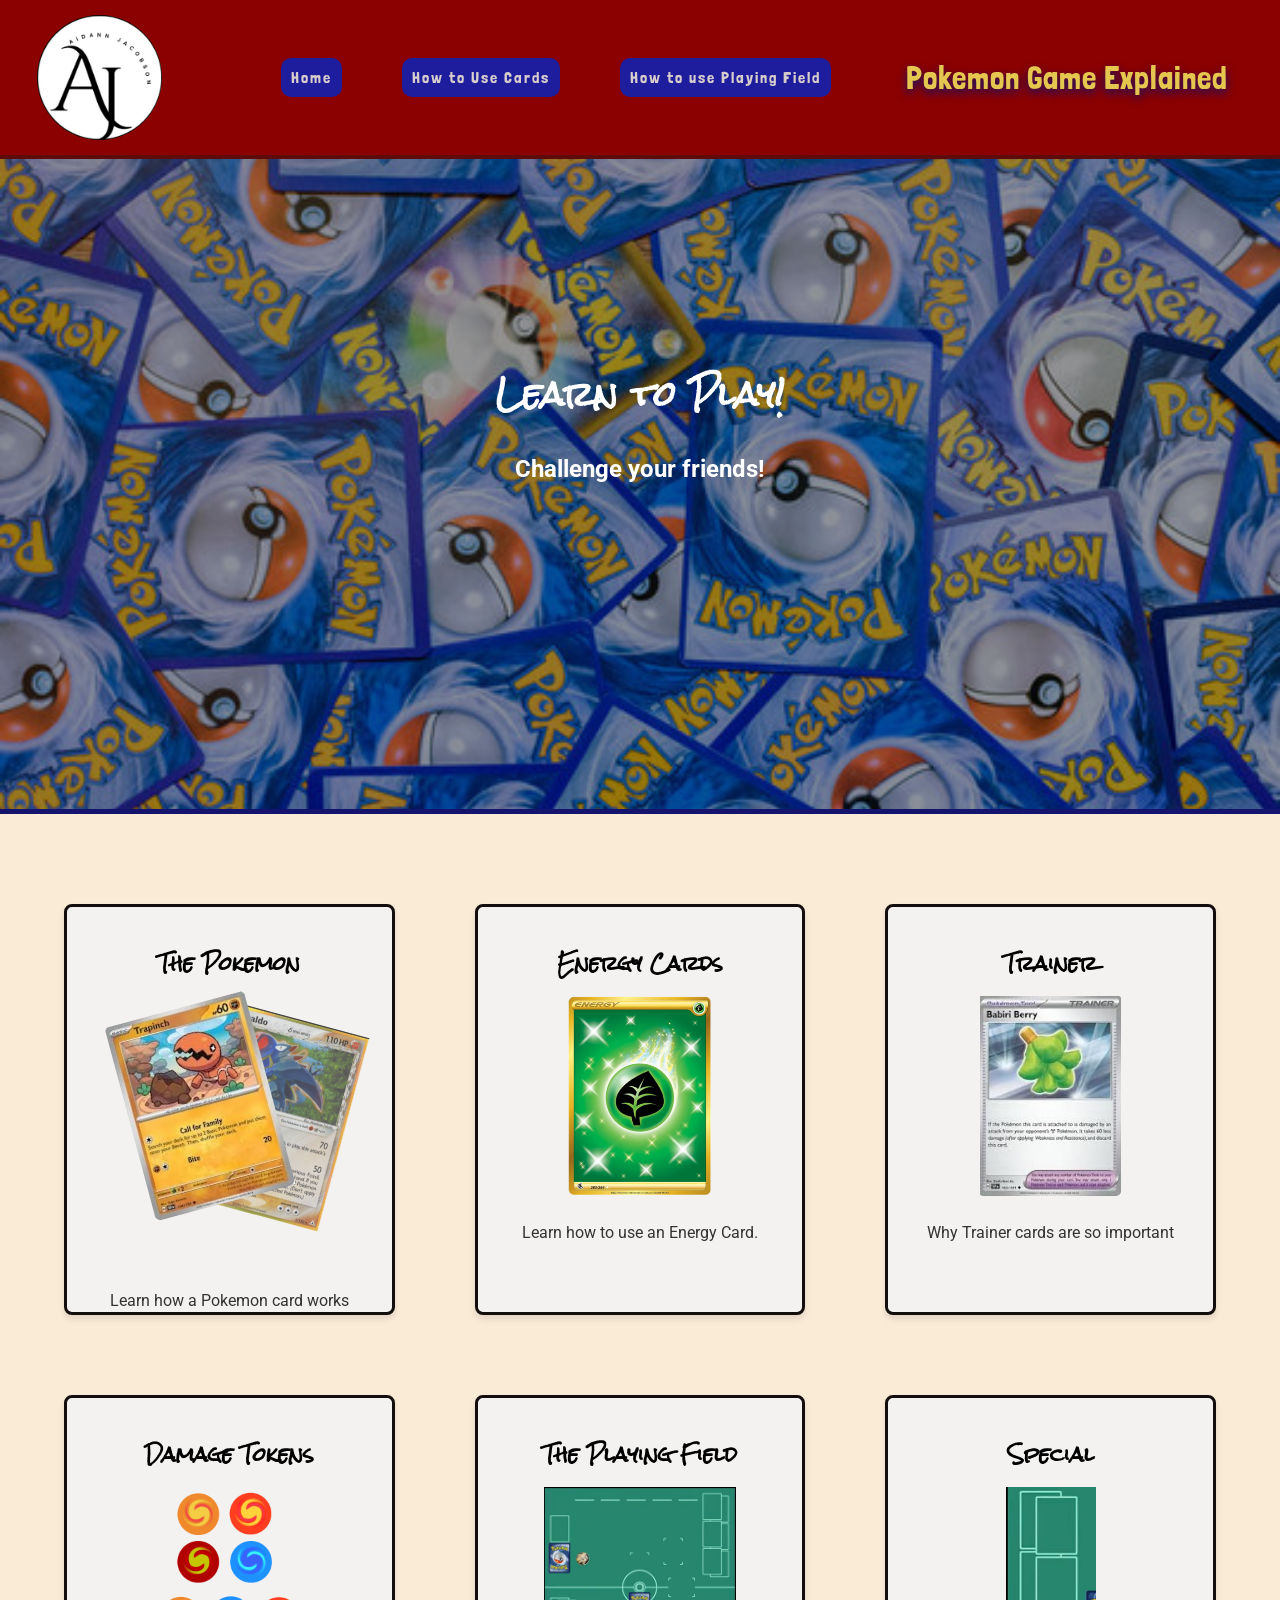
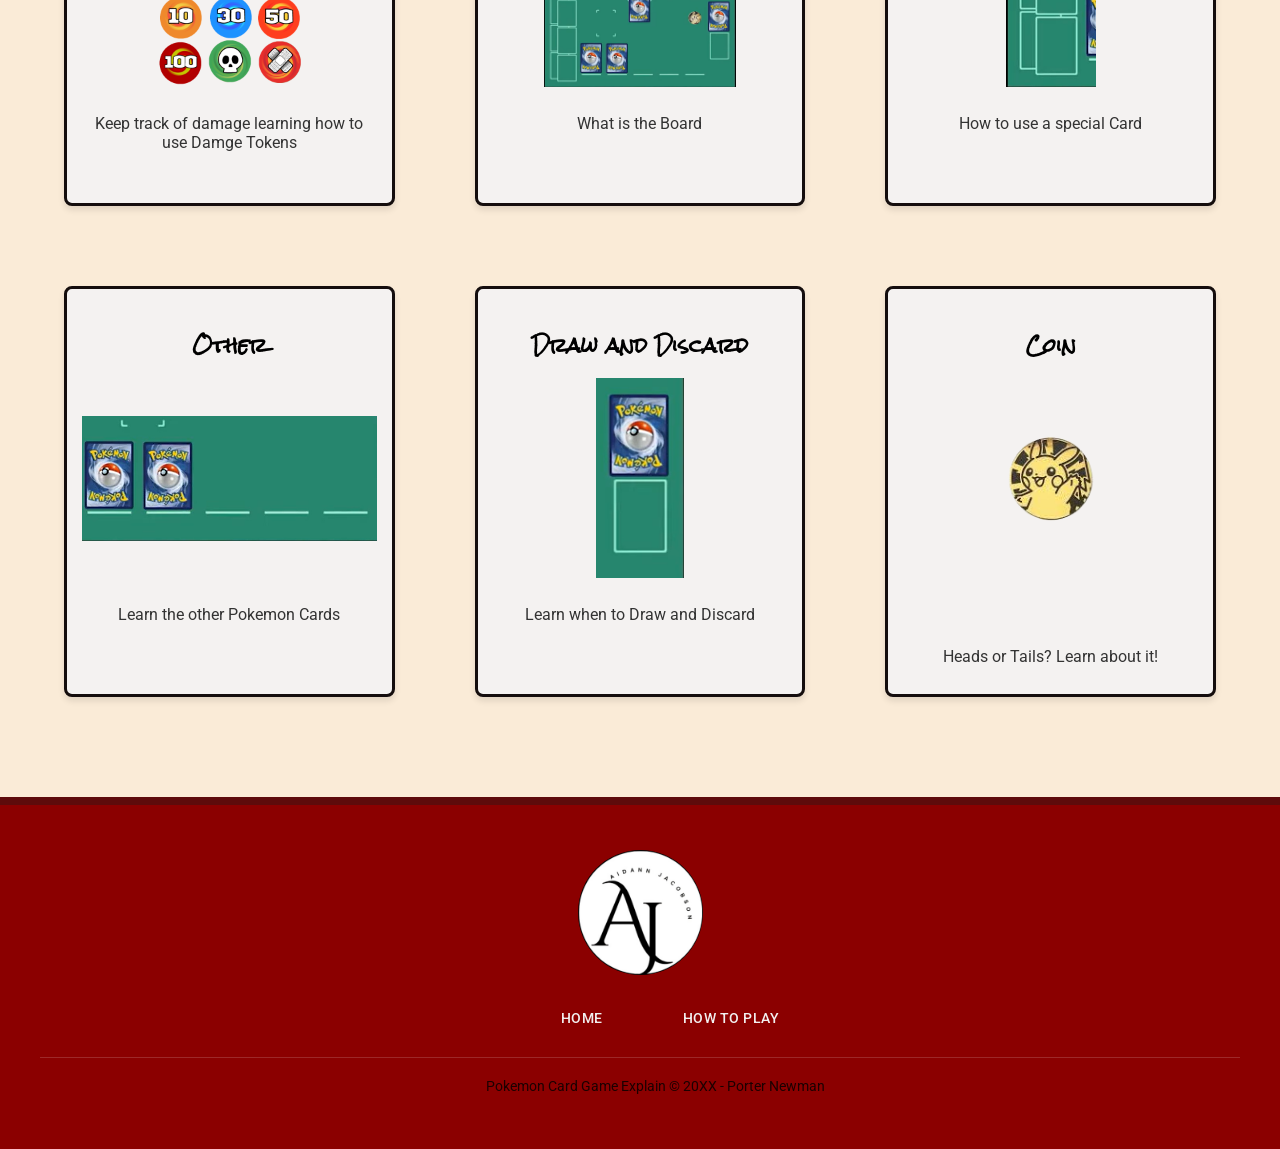
<file: Jacobson/index.html>
<!DOCTYPE html>
<html lang="en">
<head>
    <meta charset="UTF-8">
    <meta name="viewport" content="width=device-width, initial-scale=1.0">
    <title>Pokemon Card Game Explain</title>
    <link type="text/css" rel="stylesheet" href="style/style.css" />
    <style>
        @import url('https://fonts.googleapis.com/css2?family=Londrina+Solid:wght@100;300;400;900&family=Roboto:ital,wght@0,100..900;1,100..900&family=Rock+Salt&display=swap');
    </style>
</head>
<body>
    <div id="rapper">
        <header>
            <section class="logoClass">
                <a href="https://porternewamn.github.io/wdd130/Jacobson/index.html">
                    <img class="logo"  src="images/logo.png" alt="pokemon-logo">
                </a>
            </section>
            <nav>
                <a href="https://porternewamn.github.io/wdd130/Jacobson/index.html">Home</a>
                <a href="https://porternewamn.github.io/wdd130/Jacobson/Page1/cardPlay.html">How to Use Cards</a>
                <a href="https://porternewamn.github.io/wdd130/Jacobson/Page2/matUse.html">How to use Playing Field </a>
            </nav>
            <h1>Pokemon Game Explained</h1>
        </header>
        <div class="hero-img">
            <img class="hero" src="images/hero.jpg" alt="RockClimbAsh">
            <div class="hero-text">
                <h1>Learn to Play!</h1>
                <h2>Challenge your friends!</h2>
            </div>
        </div>
        <main class="home-grid">
            <div id="cards">
                <section class="card1">
                    <a href="https://porternewamn.github.io/wdd130/Jacobson/Page1/cardPlay.html">
                        <h3>The Pokemon</h3>
                            <div class="image-stack">
                                <img class="top-card" src="images/pokemon1.jpg" alt="RockClimbAsh">
                                <img class="bottom-card" src="images/pokemon2.png" alt="RockClimbAsh">
                            </div>
                        <h2>Learn how a Pokemon card works</h2>
                    </a>
                </section>
                <section class="car2">
                    <a href="https://porternewamn.github.io/wdd130/Jacobson/Page1/cardPlay.html">
                        <h3>Energy Cards</h3>
                            <img class="Reppel" src="images/energy.png" alt="Energy">
                        <h2>Learn how to use an Energy Card.</h2>
                    </a>
                </section>
                <section class="card3">
                    <a href="https://porternewamn.github.io/wdd130/Jacobson/Page1/cardPlay.html">
                        <h3>Trainer</h3>
                            <img class="card-img" src="images/trainer.jpg" alt="Trainer">
                        <h2>Why Trainer cards are so important</h2>
                    </a>
                </section>
                <section class="card4">
                    <a href="https://porternewamn.github.io/wdd130/Jacobson/Page1/cardPlay.html">
                        <h3>Damage Tokens</h3>
                            <img class="card-img" src="images/tokens.png" alt="Tokens">
                        <h2>Keep track of damage learning how to use Damge Tokens</h2>
                    </a>
                </section>
                <section class="card5">
                    <a href="https://porternewamn.github.io/wdd130/Jacobson/Page2/matUse.html">
                        <h3>The Playing Field</h3>
                        <img class="card-img" src="images/board.png" alt="Board">
                        <h2>What is the Board</h2>
                    </a>
                </section>
                <section class="card6">
                    <a href="https://porternewamn.github.io/wdd130/Jacobson/Page2/matUse.html">
                        <h3>Special</h3>
                        <img class="card-img" src="images/special.png" alt="SpiecalCard">
                        <h2>How to use a special Card</h2>
                    </a>
                </section>
                <section class="card7">
                    <a href="https://porternewamn.github.io/wdd130/Jacobson/Page2/matUse.html">
                        <h3>Other</h3>
                        <img class="card-img" src="images/otherpokemon.png" alt="otherCards">
                        <h2>Learn the other Pokemon Cards</h2>
                    </a>
                </section>
                <section class="card8">
                    <a href="https://porternewamn.github.io/wdd130/Jacobson/Page2/matUse.html">
                        <h3>Draw and Discard</h3>
                        <img class="card-img" src="images/drawdiscard.png" alt="discard">
                        <h2>Learn when to Draw and Discard</h2>
                    </a>
                </section>
                <section class="card9">
                    <a href="https://porternewamn.github.io/wdd130/Jacobson/Page1/cardPlay.html#coin">
                        <h3>Coin</h3>
                            <img class="card-img" src="images/coin.png" alt="coin">
                        </a>
                        <h2>Heads or Tails? Learn about it!</h2>
                    </a>
                </section>
            </div>
        </main>
    </div>
</body>
<footer>
    <a href="https://porternewamn.github.io/wdd130/Jacobson/index.html">
        <img class="logof"  src="images/logo.png" alt="footer-logo">
    </a>
    <section class="naving">
        <nav>
            <a class='HomeF' href="">Home</a>
            <a class='PlayF' href="">How to play</a>
        </nav>
        <p>Pokemon Card Game Explain © 20XX - Porter Newman</p>
    </section>
</footer>
</html>
</file>
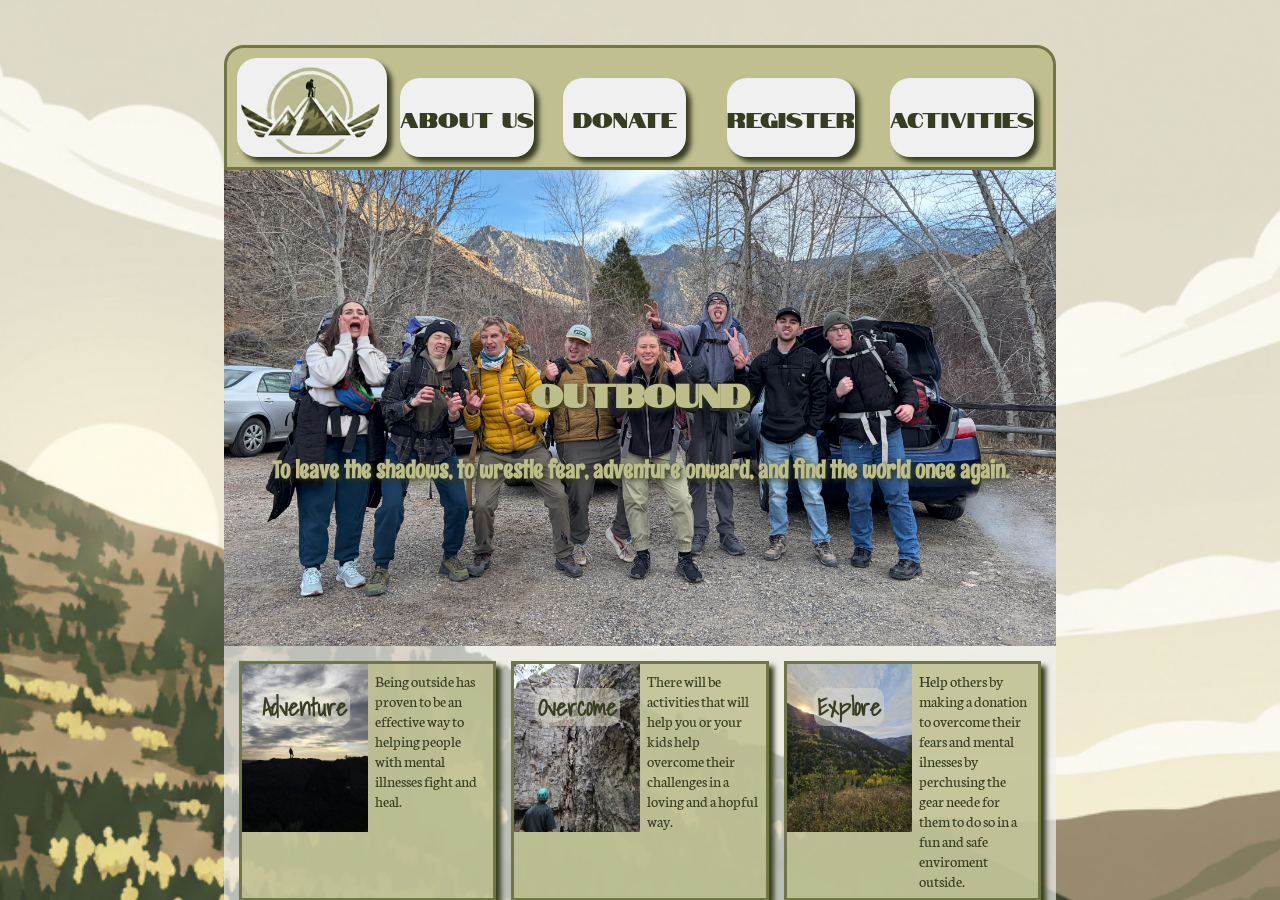
<file: newman's_repository/index.html>
<!DOCTYPE html>
<html lang="en">

    <head>
        <meta charset="UTF-8">
        <meta name="viewport" content="width=device-width, initial-scale=1.0">
        <link type="text/css" rel="stylesheet" href="styles/style.css" />
        <title>Outbound</title>
    </head>

    <body>
        <div id="parallax-wrapper">
            <div id="parallax-layer">
                <div id="background-image">
                    <img src="images/BackGround.png">
                </div>
            </div>

            <div id="content">

                <header id="home" class="navigation">
                    <nav> <!-- most links are internal, they link to a spot on the page -->
                        <a class="logo_link" href="#home">
                            <img class="logo" src="images/LOGO.png"> <!-- logo -->
                        </a>
                        <a href="#about"><p>About Us</p></a>
                        <a href="#about">Donate</a>
                        <a href="join.html">Register</a>
                        <a href="#activities">Activities</a>
                    </nav>
                </header>

                <main> <!-- Have the text in the <p> tags edited to make it more coherent -->
                    <div id="hero">
                        <img id="hero-img" src="images/Hero.jpeg">
                        <h1 id="hero-name">Outbound</h1>
                        <h2 id="hero-tag">To leave the shadows, to wrestle fear, adventure onward, and find the world once again.</h2>
                    </div>

                    <div id="intro">
                        <div id="adventure">
                            <h3>Adventure</h3>
                            <img src="images/HikingOption.jpg">
                            <p>Being outside has proven to be an effective way to helping people with mental illnesses fight and heal.</p>
                        </div>

                        <div id="overcome">
                            <h3>Overcome</h3>
                            <img src="images/RockClimb.JPG">
                            <p>There will be activities that will help you or your kids help overcome their challenges in a loving and a hopful way.</p>
                        </div>

                        <div id="Explore">
                            <h3>Explore</h3>
                            <img src="images/GreatView.JPG">
                            <p>Help others by making a donation to overcome their fears and mental ilnesses by perchusing the gear neede for them to do so in a fun and safe enviroment outside.</p>
                        </div>
                    </div>

                    <div id="goal">
                        <img src="images/BeautifulNature.png">
                        <div>
                            <h2>Our Goal</h2>
                            <p>To use nature and activities outside in nature to help people fight and overcome their mental illnesses by finding meaning in the world of the outside. Wether that is through rock climbing, camping, backpacking, repaling, or even bird watching.</p>
                        </div>

                        <a href="join.html">JOIN</a>
                    </div>

                    <div id="about">
                        <img src="images/BakcPacking.JPEG">
                        <div>
                            <h2>About Us</h2>
                            <p>We are a non profit organisation to use our skills and abilites to help those with mental ilnesses fight off what prevents people form enjoying life. We hope to engage with our cliants and provide a safe and adventures way of opening doors to cures to their illnesse through life outside their home.</p>
                        </div>
                
                        <a>DONATE</a>
                    </div>

                    <div id="activities">
                        <h2>Activities</h2>

                        <div>
                            <img src="images/RockClimbOption3.jpeg">
                            <p>Rock climbing helps people do something scary in a sage and controlled environemtn to help people see in theirself what they are capable of.</p>
                        </div>

                        <div>
                            <img src="images/BackPacking.JPG">
                            <p>Bakcpacking allows for peace and a preteation of life outside the city while enjoying the beauty of the world around them.</p>
                        </div>

                        <div>
                            <img src="images/Hiking.JPG">
                            <p>Hiking can be done every day and anyone can get into it. This allows for anyone to overcome fear and has been studied to help with deprestion.</p>
                        </div>

                        <div>
                            <img src="images/Camping.jpeg">
                            <p>Camping is also cheap and easy to get into and can be done anywhere. This helps people gain a feeling of control of the environment around them which helps people lower their depression and anxioty.</p>
                        </div>
                    </div>
                </main>

                <footer>
                    <nav> <!-- most links are internal, they link to a spot on the page -->
                        <a class="logo_link" href="#home">
                            <img class="logo" src="images/LOGO.png"> <!-- logo -->
                        </a>
                        <a href="#about">About Us</a>
                        <a href="#donate">Donate</a>
                        <a href="join.html">Register</a>
                        <a href="#activities">Activities</a>

                        <div id="media">
                            <a class="social_link">
                                <img class="social" src="images/social/facebook.png"> <!-- Facebook -->
                            </a>
                            <a class="social_link">
                                <img class="social" src="images/social/instagram.png"> <!-- Instagram -->
                            </a>
                            <a class="social_link">
                                <img class="social" src="images/social/twitter.png"> <!-- Twitter -->
                            </a>
                        </div>
                    </nav>
                </footer>

            </div>
        </div>
    </body>

</html>
</file>
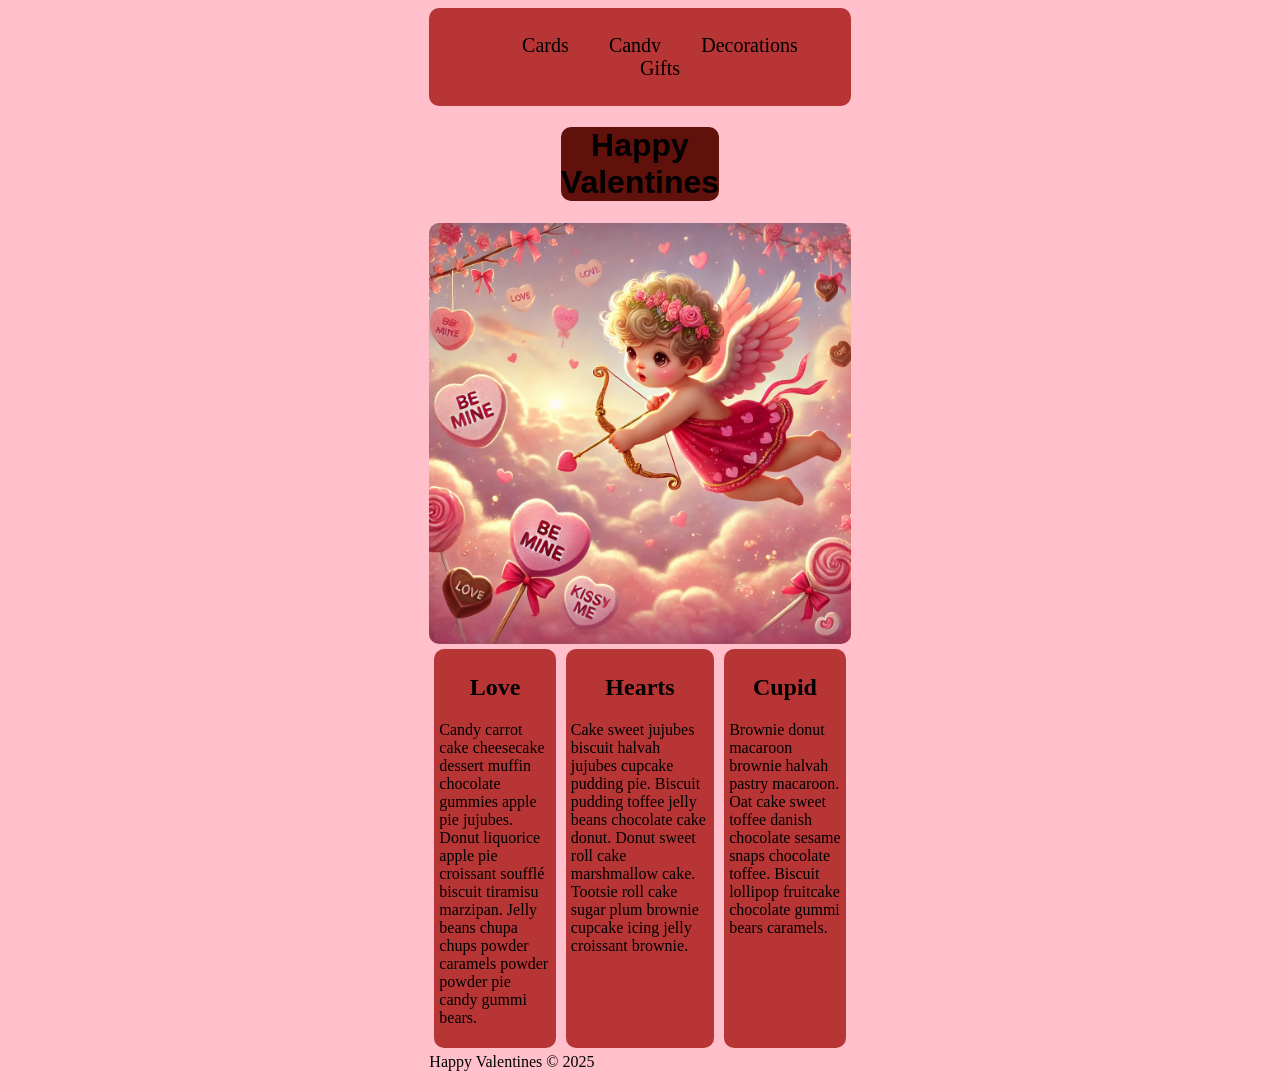
<file: valentines/index.html>
<!DOCTYPE html>
<html lang="en">

<head>
    <meta charset="UTF-8">
    <meta name="viewport" content="width=device-width, initial-scale=1.0">
    <title>Happy Valentines Page</title>
    <link type="text/css" rel="stylesheet" href="styles/styles.css">
</head>

<body>
    <div id="wrapper">
        <header>
            <nav>
                <ul>
                    <li>Cards</li>
                    <li>Candy</li>
                    <li>Decorations</li>
                    <li>Gifts</li>
                </ul>
            </nav>
        </header>
        <main>
            <h1>Happy Valentines</h1>
            <img src="images/valentines.png">
            <section class="card1">
                <h2>Love</h2>
                <p>Candy carrot cake cheesecake dessert muffin chocolate gummies apple
                    pie jujubes. Donut liquorice apple pie croissant soufflé biscuit
                    tiramisu marzipan. Jelly beans chupa chups powder caramels powder
                    powder pie candy gummi bears. </p>
            </section>
            <section class="card2">
                <h2>Hearts</h2>
                <p>Cake sweet jujubes biscuit halvah jujubes cupcake pudding pie. Biscuit
                    pudding toffee jelly beans chocolate cake donut. Donut sweet roll cake
                    marshmallow cake. Tootsie roll cake sugar plum brownie cupcake icing
                    jelly croissant brownie.</p>
            </section>
            <section class="card3">
                <h2>Cupid</h2>
                <p>Brownie donut macaroon brownie halvah pastry macaroon. Oat cake sweet
                    toffee danish chocolate sesame snaps chocolate toffee. Biscuit lollipop
                    fruitcake chocolate gummi bears caramels.</p>
            </section>
        </main>
        <footer>
            Happy Valentines &copy; 2025
        </footer>
    </div>
</body>

</html>
</file>
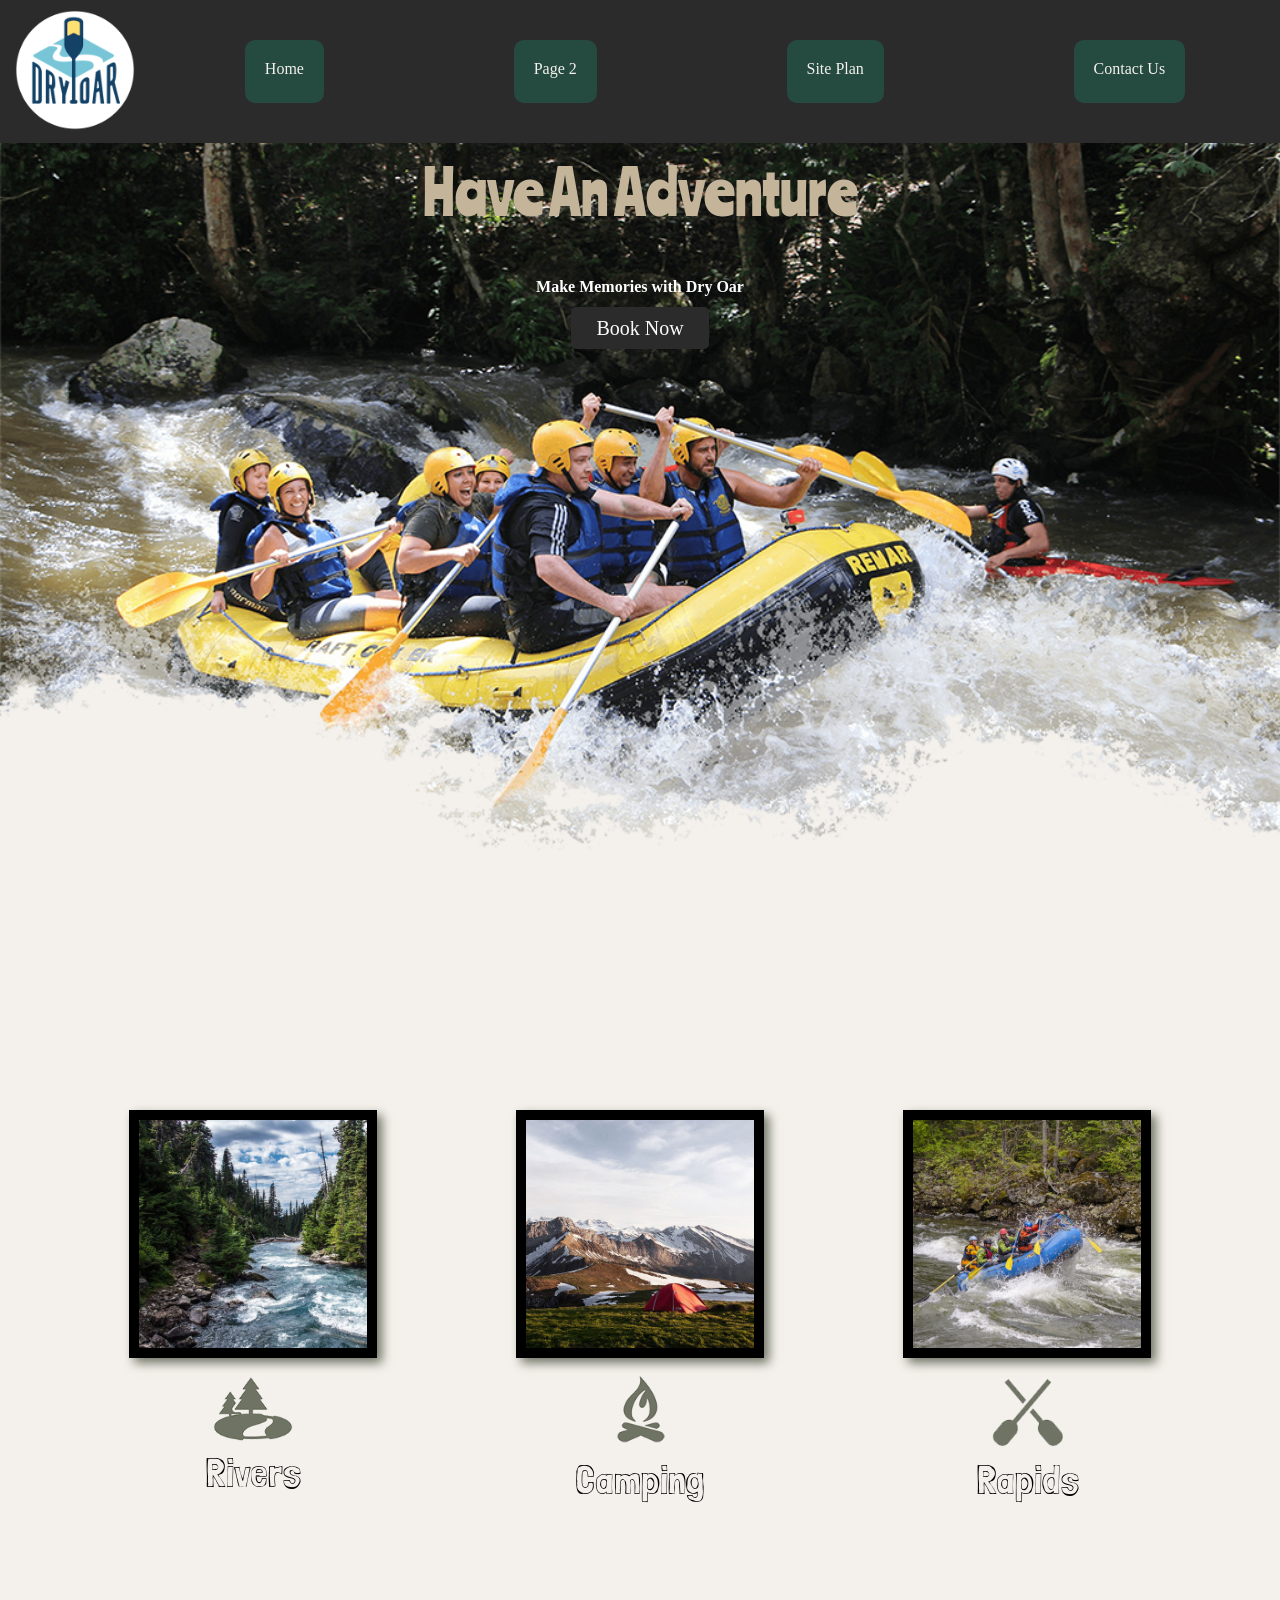
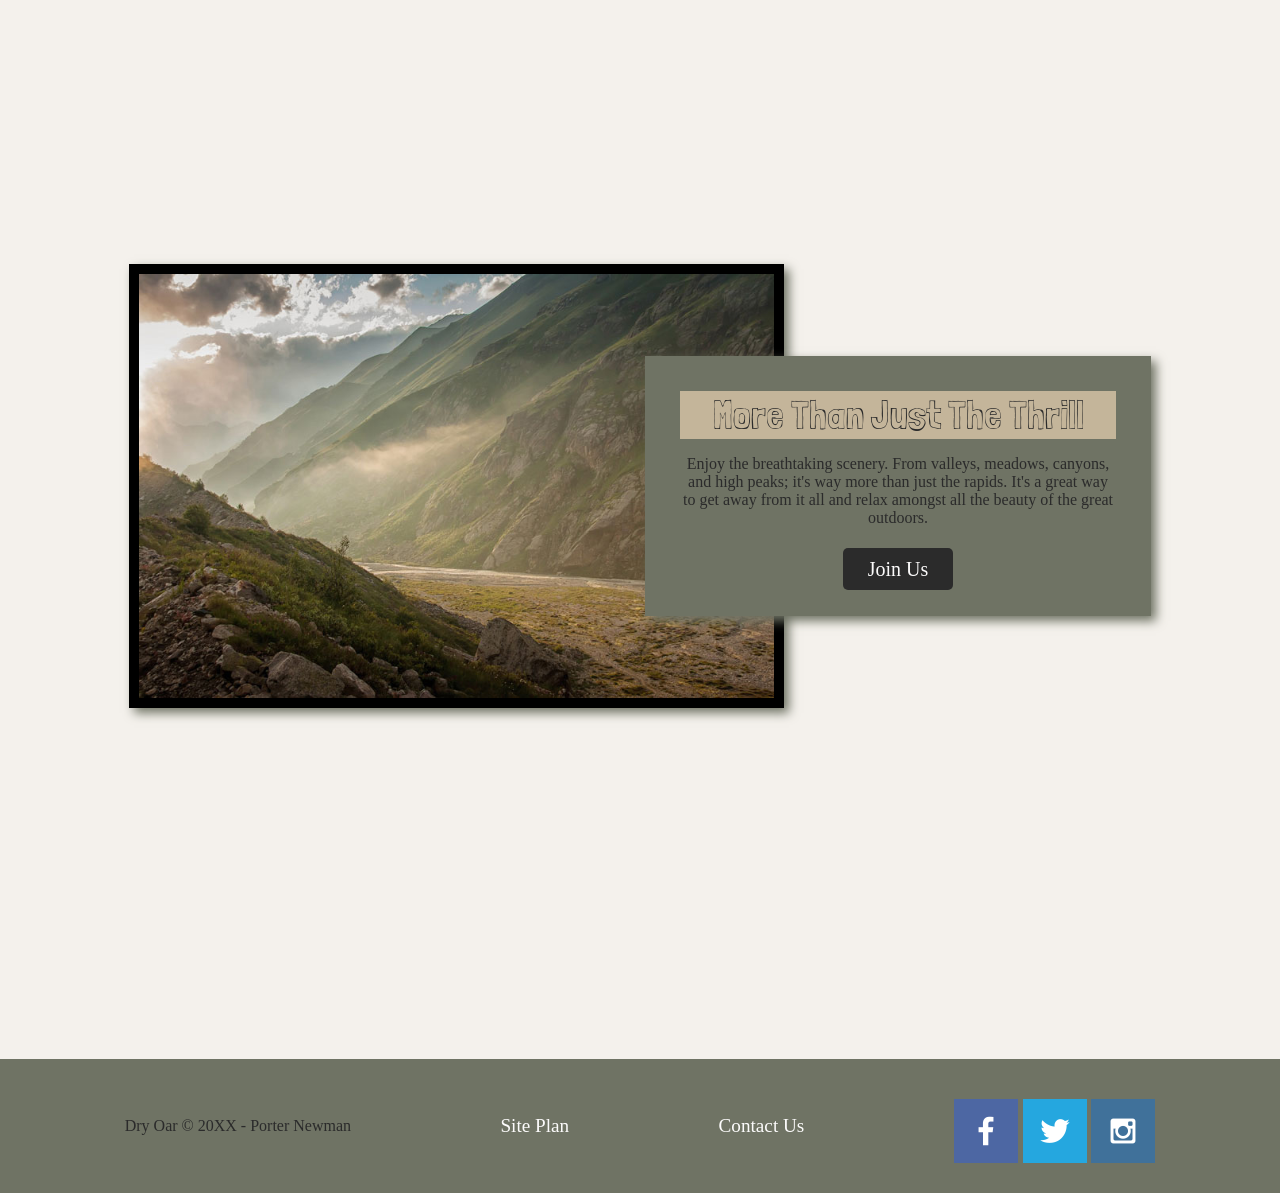
<file: wwr/index.html>
<!doctype html>
<html lang="en">
  <head>
    <meta charset="UTF-8"/>
    <meta name="viewport" content="width=device-width, initial-scale=1.0" />
    <title>
      White Water Rafting in Colorado | The Edge of Adventure | Tours and
      Exploration
    </title>
    <link rel="stylesheet" href="styles/style.css"/>
    <style>
      @import url("https://fonts.googleapis.com/css2?family=Londrina+Sketch&display=swap");
      @import url('https://fonts.googleapis.com/css2?family=Ranchers&display=swap');
    </style>
  </head>
  <body>
    <div id="content">
    <header>
        <a id="logo_link" href="index.html">
            <img class="logo" src="images/logo.png" alt="Dry Oar Logo">
        </a>
        <nav>
            <a href="index.html">Home</a>
            <a href="#">Page 2</a>
            <a href="site-plan-rafting.html">Site Plan</a>
            <a href="contactus.html">Contact Us</a>
        </nav>
    </header>
      <div id="hero">
        <div id="hero-box">
            <img id="hero-img" src="images/hero.png" alt="People enjoying white water rafting">
        </div>
            <section id="hero-msg">
                <h1 class="home-title">Have An Adventure</h1>
                <h4>Make Memories with Dry Oar</h4>
                <div class="button-box">
                    <a class="book" href="rates.html">Book Now</a>
                </div>
            </section>
        </div>
        <main class="home-grid">
            <section class="rivers-card">
                <img class="card-img" src="images/rivers.jpg" alt="river in forest">
                <img class="icon" src="images/river_icon.png" alt="river icon">
                <h2>Rivers</h2>
            </section>
            <section class="camping-card">
                <img class="card-img" src="images/camping.jpg" alt="tent in mountains">
                <img class="icon" src="images/fire_icon.png" alt="fire icon">
                <h2>Camping</h2>
            </section>
            <section class="rapids-card">
                <img class="card-img" src="images/rapids.jpg" alt="rafting boat">
                <img class="icon" src="images/oars.png" alt="oars icon">
                <h2>Rapids</h2>
            </section>
            <div id="background"></div>
            <img class="mountains" src="images/mountains.jpg" alt="Misty mountains">
            <section class="msg">
                <h2>More Than Just The Thrill</h2>
                <p>Enjoy the breathtaking scenery. From valleys, meadows, canyons, and high peaks; it's way more than just the rapids. It's a great way to get away from it all and relax amongst all the beauty of the great outdoors. </p>
                <a class='join' href="rivers.html">Join Us</a>
            </section>
        </main>
        <footer>
            <p>Dry Oar © 20XX - Porter Newman</p>
            <p><a href="site-plan-rafting.html">Site Plan</a></p>
            <p><a href="contactus.html">Contact Us</a></p>
            <div class="social">
                <a href="https://facebook.com" target="_blank">
                    <img src="images/facebook.png" alt="fb icon">
                </a>
                <a href="https://twitter.com" target="_blank">
                    <img src="images/twitter.png" alt="twitter icon">
                </a>
                <a href="https://instagram.com" target="_blank">
                    <img src="images/instagram.png" alt="instagram icon">
                </a>
            </div>
        </footer>
    </div>
  </body>
</html>
</file>
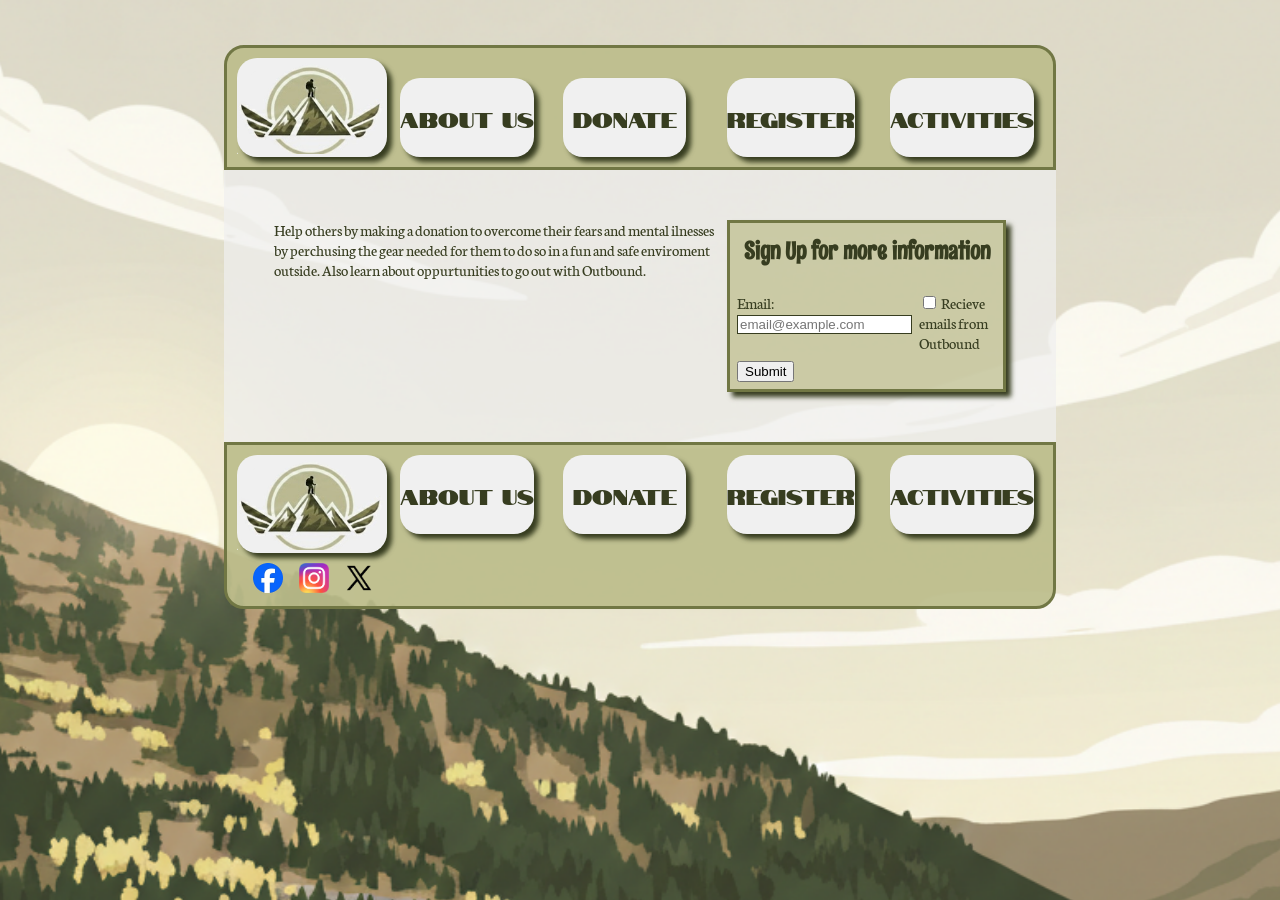
<file: newman's_repository/join.html>
<!DOCTYPE html>
<html lang="en">
    <head>
        <meta charset="UTF-8">
        <meta name="viewport" content="width=device-width, initial-scale=1.0">
        <link type="text/css" rel="stylesheet" href="styles/style.css" />
        <title>Join Us</title>
    </head>

    <body>
        <div id="parallax-wrapper">
            <div id="parallax-layer">
                <div id="background-image">
                    <img src="images/BackGround.png">
                </div>
            </div>

            <div id="content">
                <header id="home">
                    <nav>
                        <a class="logo_link" href="index.html#home">
                            <img class="logo" src="images/LOGO.png"> <!-- logo -->
                        </a>
                        
                        <a href="index.html#about">About Us</a>
                        <a href="index.html#donate">Donate</a>
                        <a href="join.html">Register</a>
                        <a href="index.html#activities">Activities</a>
                    </nav>
                </header>

                <main id="join">
                    <p>Help others by making a donation to overcome their fears and mental ilnesses by perchusing the gear needed for them to do so in a fun and safe enviroment outside. Also learn about oppurtunities to go out with Outbound.</p>

                    <form id="myForm">
                        <h2>Sign Up for more information</h2>

                        <div>
                            <label for="email">Email:</label>
                            <input type="email" id="email" name="email" required placeholder="email@example.com">
                        </div>

                        <section>
                            <input type="checkbox" id="updates" name="updates">
                            <label for="updates">Recieve emails from Outbound</label>
                        </section>

                        <section id="submit">
                            <button type="submit">Submit</button>
                        </section>
                    </form>
                </main>

                <footer>
                    <nav>
                        <a class="logo_link" href="index.html#home">
                            <img class="logo" src="images/LOGO.png"> <!-- logo -->
                        </a>
                        <a href="index.html#about">About Us</a>
                        <a href="index.html#donate">Donate</a>
                        <a href="join.html">Register</a>
                        <a href="index.html#activities">Activities</a>

                        <div id="media">
                            <a class="social_link">
                                <img class="social" src="images/social/facebook.png"> <!-- Facebook -->
                            </a>
                            <a class="social_link">
                                <img class="social" src="images/social/instagram.png"> <!-- Instagram -->
                            </a>
                            <a class="social_link">
                                <img class="social" src="images/social/twitter.png"> <!-- Twitter -->
                            </a>
                        </div>
                    </nav>
                </footer>
            </div>
        </div>
    </body>
</html>
</file>
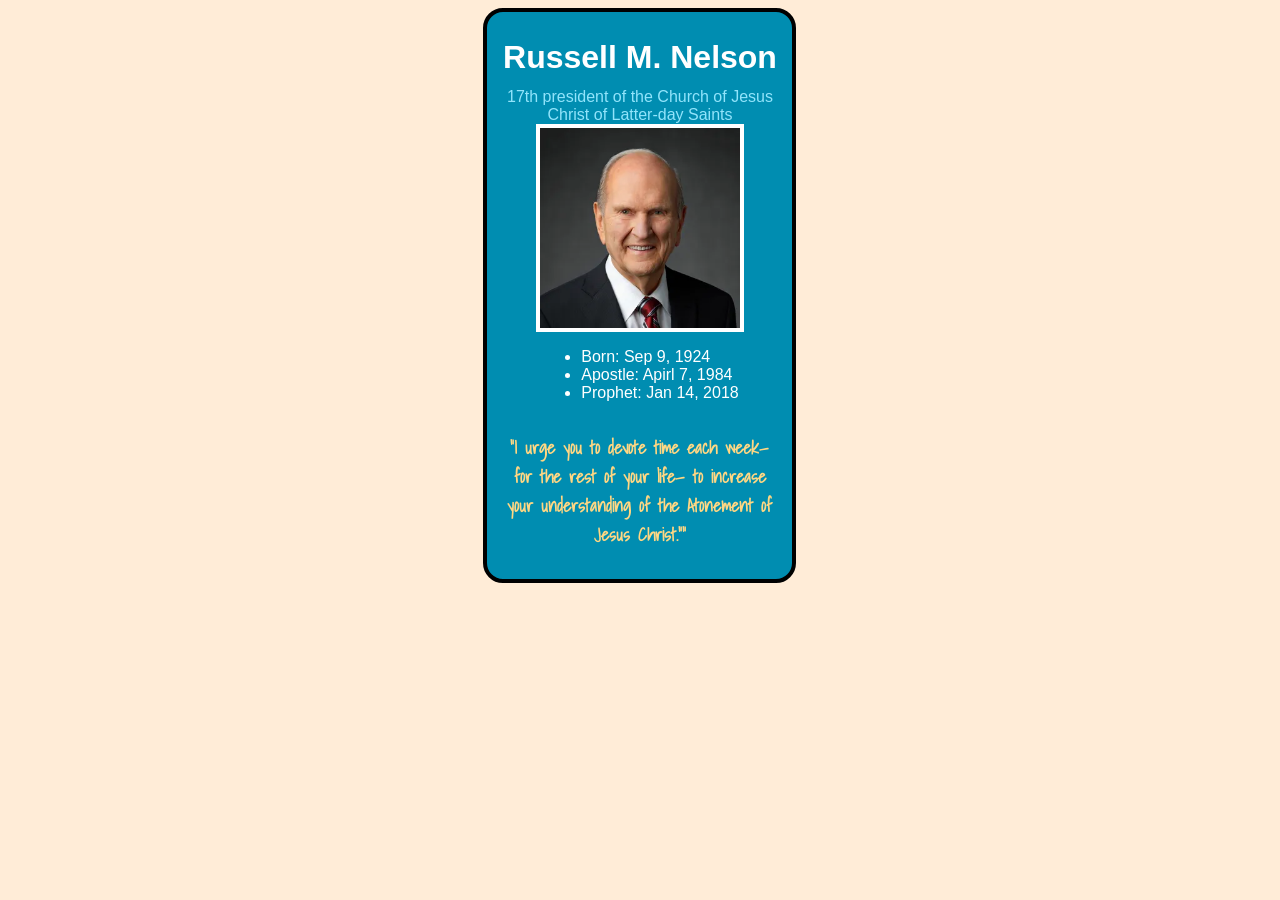
<file: ice/prophet_cards/nelson.html>
<!DOCTYPE html>
<html lang="en">
<head>
    <meta charset="UTF-8">
    <meta name="viewport" content="width=device-width, initial-scale=1.0">
    <title>Russell M. Nelson</title>
    <style>
        /* Insert styles here, this is called an internal stylesheet  */
        @import url('https://fonts.googleapis.com/css2?family=Shadows+Into+Light&display=swap');

        body {
            background: #FFECD7;
            display: grid;
            grid-template-columns: repeat(3, 1fr);
        }
        img {
            width: 200px;
            display: block;
            margin: 0 auto;
            border: 4px solid white
        }
        h1 {
            color: white;
            margin: -20px;
        }
        #container{
            grid-column: 2;
            background-color: #008db1;
            border-radius: 20px;
            border: 4px solid black;
            padding: 15px;
            width: 275px;
            margin: 0 auto;
            align-items: center;
            text-align: center;
            font-family: Helvetica;
        }
        .textbulet{
            display: inline-block;
            text-align: left;
            color: white;
        }
        .quote{
            color: #ffd783;
            font-size: 12px;
            font-family: "Shadows Into Light", cursive;
            font-weight: 2000;
            font-style: normal;
        }
        #link{
            text-decoration: none;
            color: #91e4fb;
        }
        .info{
            padding: -40px;
        }
        
    </style>
</head>
<body>
    <div id="container">
        <h1>
            <p>
                Russell M. Nelson
            </p>
        </h1>
        <section class="info">
            <a id="link" href="https://www.churchofjesuschrist.org/?lang=eng"> 17th president of the Church of Jesus Christ of Latter-day Saints</a>
        </section>
        <a id="picture">
                <img class="picture" src="images/russell_nelson.png" alt="Picture of the Prophet">
        </a>
        <section class="textbulet">
            <ul>
                <li> Born: Sep 9, 1924</li>
                <li> Apostle: Apirl 7, 1984</li>
                <li> Prophet: Jan 14, 2018</li>
            </ul>
        </section>
        <section class="quote">
            <h2>
                "I urge you to devote time each week—
                for the rest of your life—
                to increase your understanding of the Atonement of Jesus Christ.""
            </h2>
        </section>
    </div>
</body>
</html>
</file>
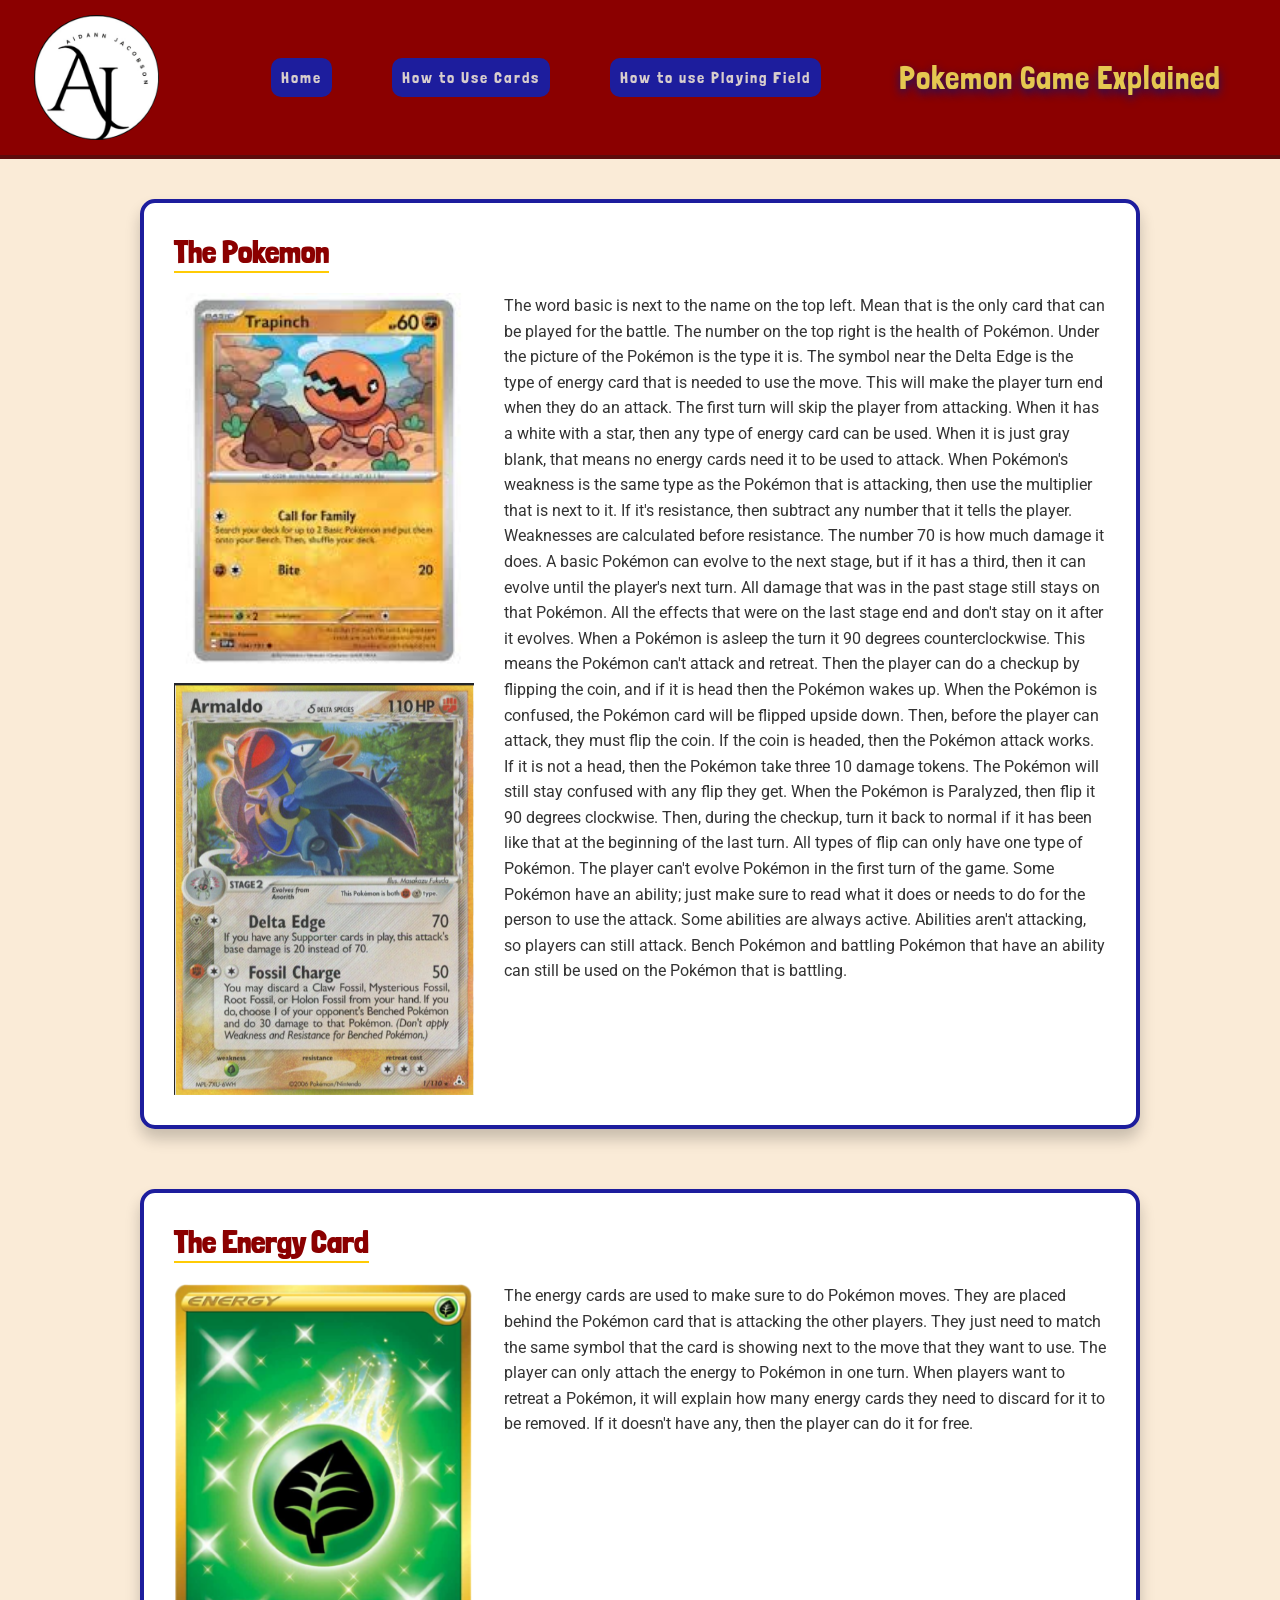
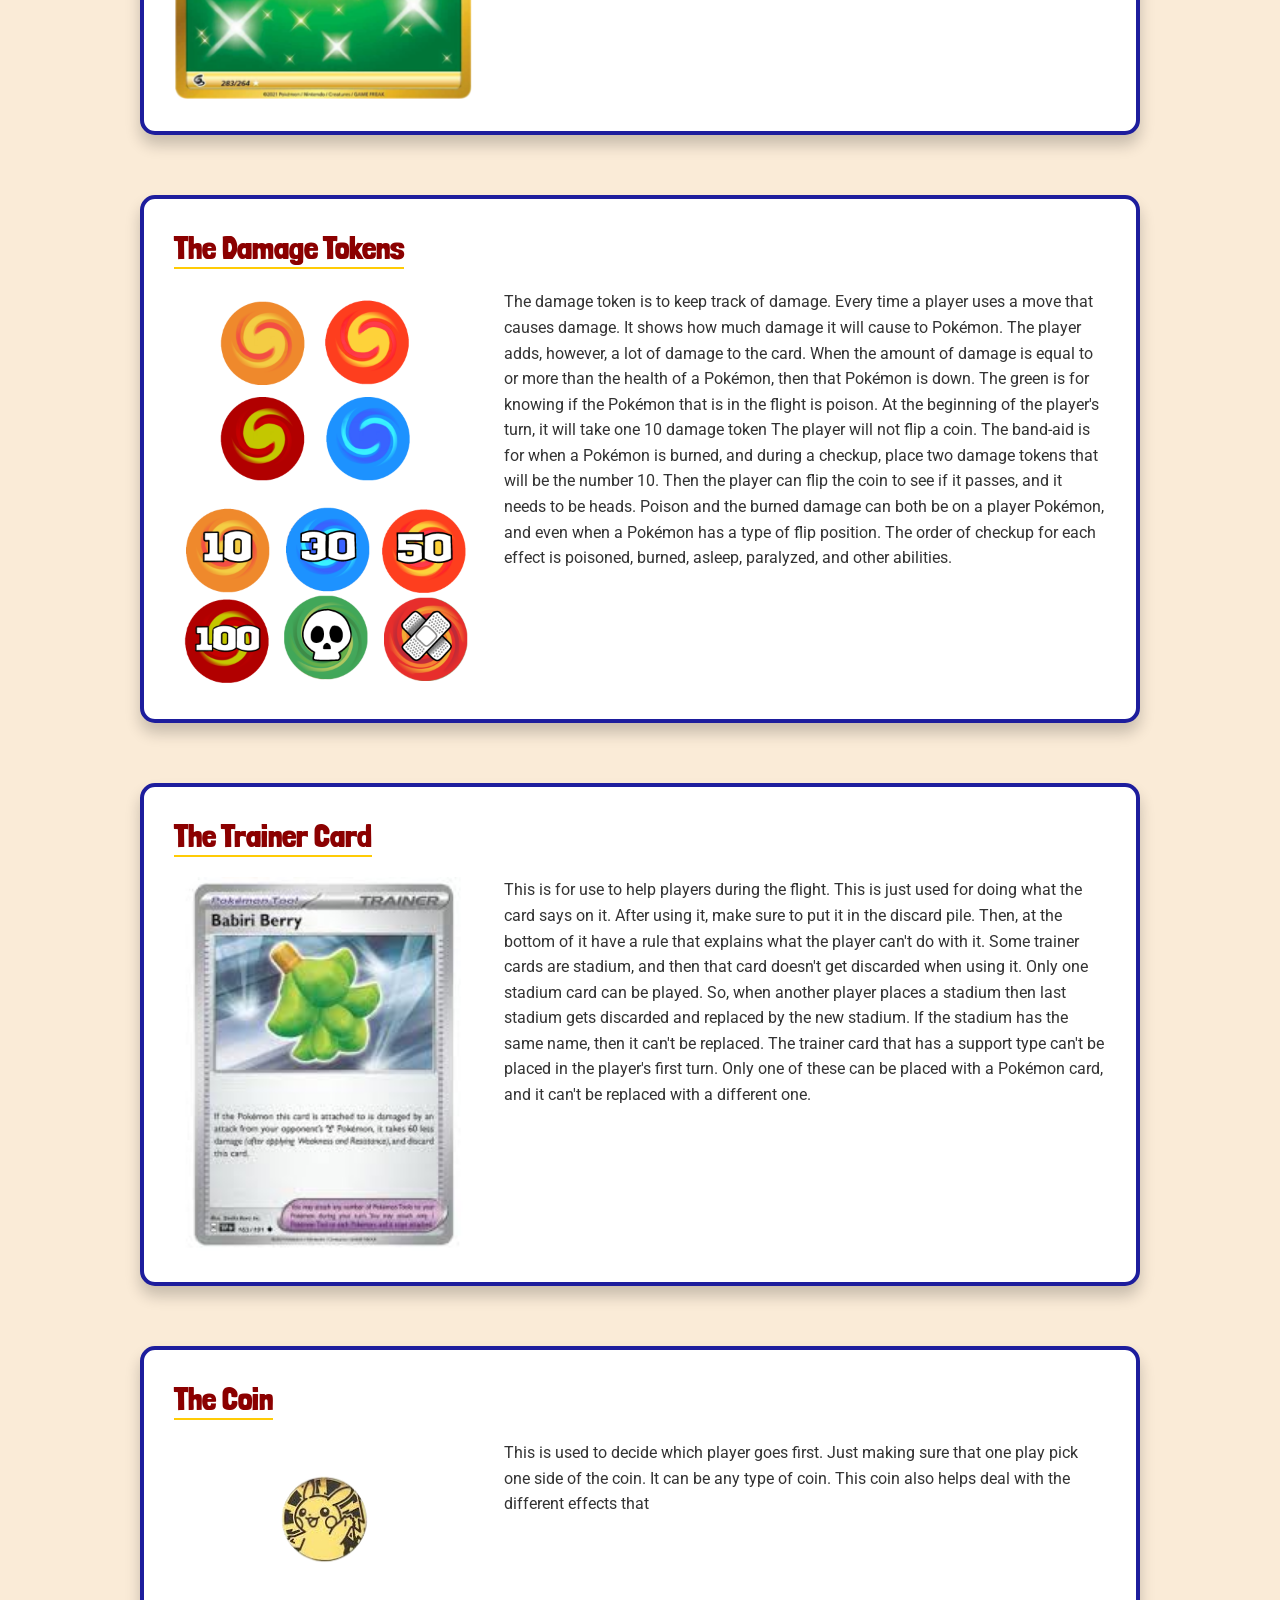
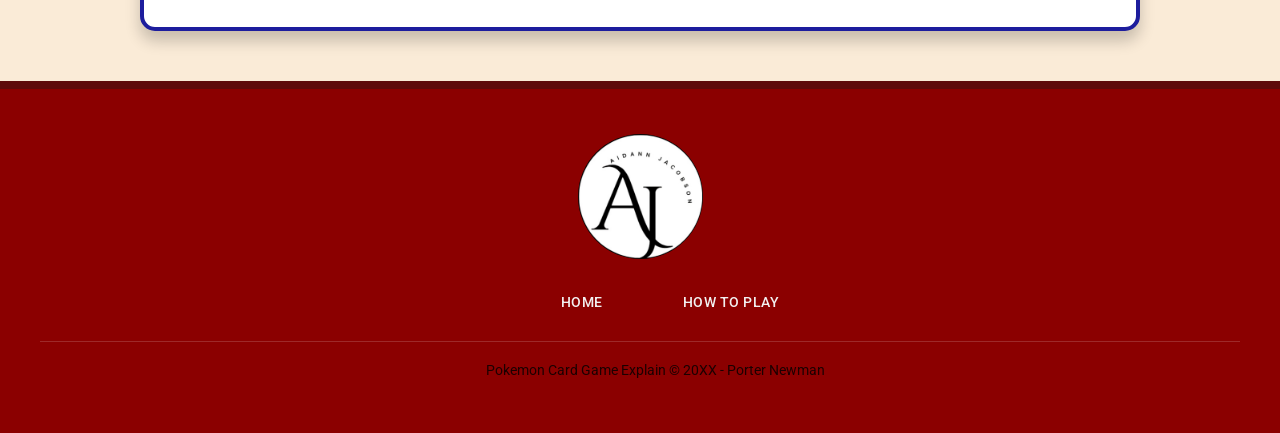
<file: Jacobson/Page1/cardPlay.html>
<!DOCTYPE html>
<html lang="en">
<head>
    <meta charset="UTF-8">
    <meta name="viewport" content="width=device-width, initial-scale=1.0">
    <title>Page 1 Pokemon Tutorial</title>
    <link type="text/css" rel="stylesheet" href="stylecard/style.css" />
    <style>
        @import url('https://fonts.googleapis.com/css2?family=Londrina+Solid:wght@100;300;400;900&family=Roboto:ital,wght@0,100..900;1,100..900&family=Rock+Salt&display=swap');
    </style>
</head>
<body>
    <header>
        <section class="logo-class">
            <a href="https://porternewamn.github.io/wdd130/Jacobson/index.html">
                <img class="logo"  src="images1/logo.png" alt="Pokemon Logo">
            </a>
        </section>
        <nav>
            <a href="https://porternewamn.github.io/wdd130/Jacobson/index.html">Home</a>
            <a href="https://porternewamn.github.io/wdd130/Jacobson/Page1/cardPlay.html">How to Use Cards</a>
            <a href="https://porternewamn.github.io/wdd130/Jacobson/Page2/matUse.html">How to use Playing Field </a>
        </nav>
        <h1>Pokemon Game Explained</h1>
    </header>
    <div id="cards">
        <section class="info-section">
            <h3>The Pokemon</h3>
            <div class="content-grid">
                <div class="image-col">
                    <img class="Pokemon1" src="images1/card2.jpg" alt="Pokemon1">
                    <img class="Pokemon2" src="images1/card1.png" alt="Pokemon2">
                </div>
                <p>The word basic is next to the name on the top left. 
                    Mean that is the only card that can be played for the battle. 
                    The number on the top right is the health of Pokémon. Under the picture of the Pokémon is the type it is. 
                    The symbol near the Delta Edge is the type of energy card that is needed to use the move. 
                    This will make the player turn end when they do an attack. 
                    The first turn will skip the player from attacking. 
                    When it has a white with a star, then any type of energy card can be used. 
                    When it is just gray blank, that means no energy cards need it to be used to attack. 
                    When Pokémon's weakness is the same type as the Pokémon that is attacking, then use the multiplier that is next to it. 
                    If it's resistance, then subtract any number that it tells the player. 
                    Weaknesses are calculated before resistance. The number 70 is how much damage it does. 
                    A basic Pokémon can evolve to the next stage, but if it has a third, then it can evolve until the player's next turn. 
                    All damage that was in the past stage still stays on that Pokémon.
                    All the effects that were on the last stage end and don't stay on it after it evolves. 
                    When a Pokémon is asleep the turn it 90 degrees counterclockwise. This means the Pokémon can't attack and retreat. 
                    Then the player can do a checkup by flipping the coin, and if it is head then the Pokémon wakes up. 
                    When the Pokémon is confused, the Pokémon card will be flipped upside down. 
                    Then, before the player can attack, they must flip the coin. If the coin is headed, then the Pokémon attack works. 
                    If it is not a head, then the Pokémon take three 10 damage tokens. 
                    The Pokémon will still stay confused with any flip they get. 
                    When the Pokémon is Paralyzed, then flip it 90 degrees clockwise. 
                    Then, during the checkup, turn it back to normal if it has been like that at the beginning of the last turn. 
                    All types of flip can only have one type of Pokémon. The player can't evolve Pokémon in the first turn of the game. 
                    Some Pokémon have an ability; just make sure to read what it does or needs to do for the person to use the attack. 
                    Some abilities are always active. Abilities aren't attacking, so players can still attack. 
                    Bench Pokémon and battling Pokémon that have an ability can still be used on the Pokémon that is battling. </p>
            </div>
        </section>
        <section class="info-section">
            <h3>The Energy Card</h3>
            <div class="content-grid">
                <div class="image-col">
                    <img class="Energy" src="images1/energy.png" alt="Energy">
                </div>
                <p>
                    The energy cards are used to make sure to do Pokémon moves.
                    They are placed behind the Pokémon card that is attacking the other players. 
                    They just need to match the same symbol that the card is showing next to the move that they want to use. 
                    The player can only attach the energy to Pokémon in one turn. 
                    When players want to retreat a Pokémon, it will explain how many energy cards they need to discard for it to be removed. 
                    If it doesn't have any, then the player can do it for free. 
                </p>
            </div>
        </section>
        <section class="info-section">
            <h3> The Damage Tokens</h3>
            <div class="content-grid">
                <div class="image-col">
                    <img class="DamageToken" src="images1/token.png" alt="Tokens">
                </div>
                <p>
                    The damage token is to keep track of damage. Every time a player uses a move that causes damage. 
                    It shows how much damage it will cause to Pokémon. The player adds, however, a lot of damage to the card. 
                    When the amount of damage is equal to or more than the health of a Pokémon, then that Pokémon is down. 
                    The green is for knowing if the Pokémon that is in the flight is poison. 
                    At the beginning of the player's turn, it will take one 10 damage token The player will not flip a coin. 
                    The band-aid is for when a Pokémon is burned, and during a checkup, place two damage tokens that will be the number 10. 
                    Then the player can flip the coin to see if it passes, and it needs to be heads. 
                    Poison and the burned damage can both be on a player Pokémon, and even when a Pokémon has a type of flip position. 
                    The order of checkup for each effect is poisoned, burned, asleep, paralyzed, and other abilities.  
                </p>
            </div>
        </section>
        <section class="info-section">
            <h3>The Trainer Card</h3>
            <div class="content-grid">
                <div class="image-col">
                    <img class="Trainer" src="images1/trainer.jpg" alt="TrainerCard">
                </div>
                <p>
                    This is for use to help players during the flight. This is just used for doing what the card says on it. 
                    After using it, make sure to put it in the discard pile. 
                    Then, at the bottom of it have a rule that explains what the player can't do with it. 
                    Some trainer cards are stadium, and then that card doesn't get discarded when using it. 
                    Only one stadium card can be played. So, when another player places a stadium then last stadium gets discarded and replaced by the new stadium. 
                    If the stadium has the same name, then it can't be replaced. The trainer card that has a support type can't be placed in the player's first turn. 
                    Only one of these can be placed with a Pokémon card, and it can't be replaced with a different one.   
                </p>
            </div>
        </section>
        <section class="info-section">
            <h3>The Coin</h3>
            <div class="content-grid">
                <div class="image-col">
                    <img id="coin" src="images1/coin.png" alt="coin">
                </div>
                <p>
                    This is used to decide which player goes first. Just making sure that one play pick one side of the coin. 
                    It can be any type of coin. This coin also helps deal with the different effects that  
                </p>
            </div>
        </section>
    </div>
</body>
<footer>
    <a href="https://porternewamn.github.io/wdd130/ProjectPage/index.html">
        <img class="logof"  src="images1/logo.png" alt="FooterLogo">
    </a>
    <section class="naving">
        <nav>
            <a class='HomeF' href="">Home</a>
            <a class='PlayF' href="">How to play</a>
        </nav>
        <p>Pokemon Card Game Explain © 20XX - Porter Newman</p>
    </section>
</footer>
</html>
</file>
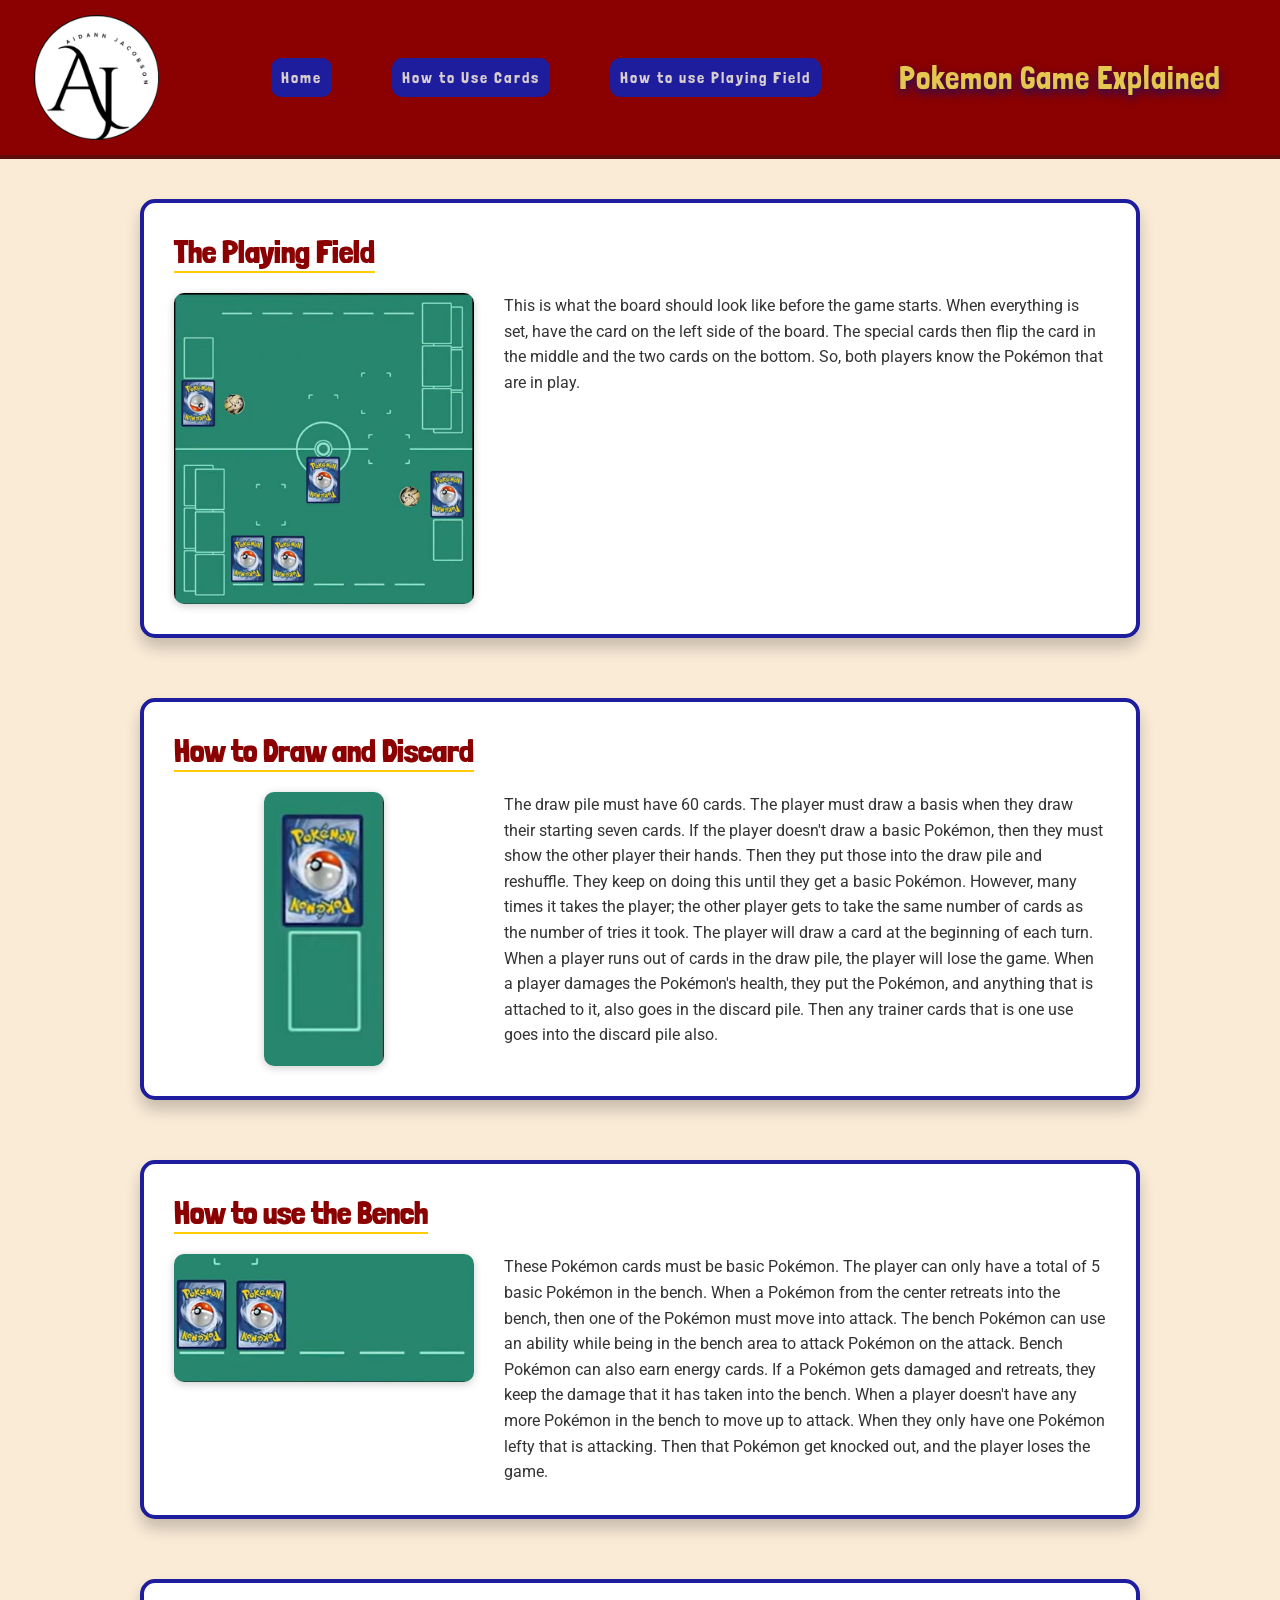
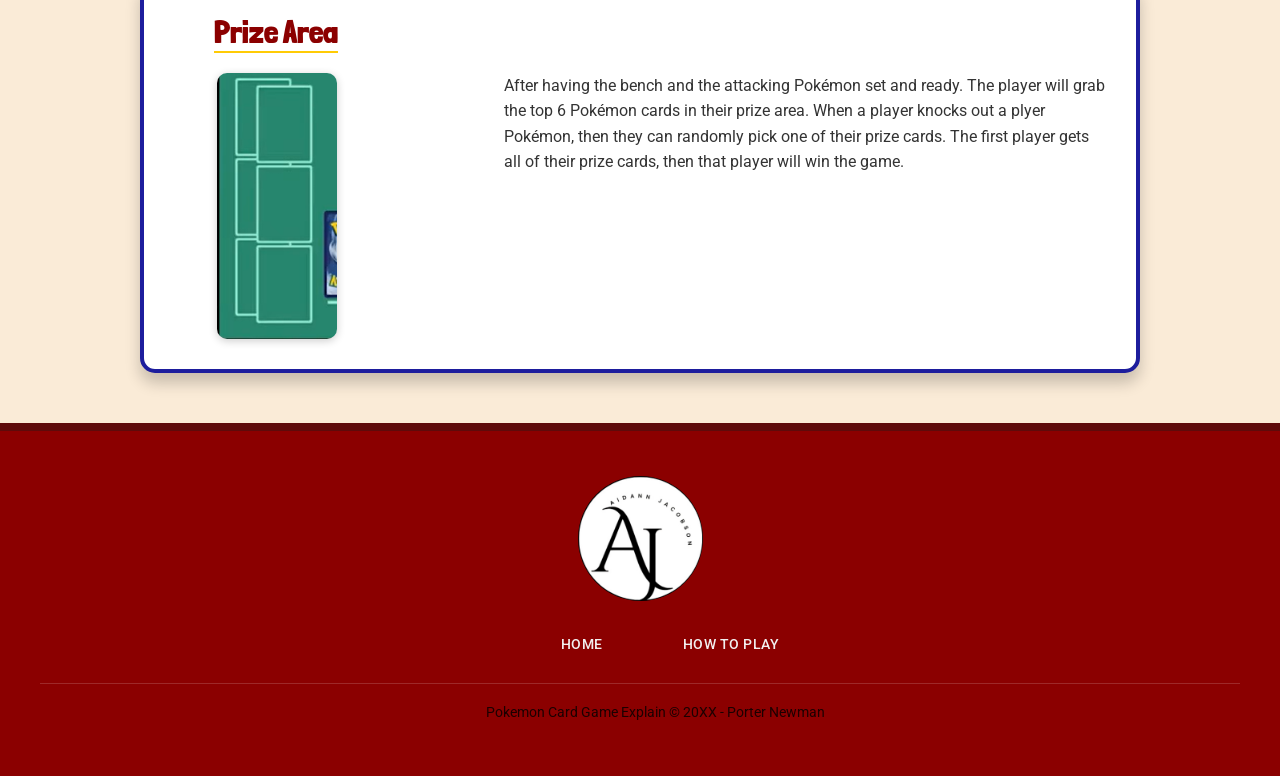
<file: Jacobson/Page2/matUse.html>
<!DOCTYPE html>
<html lang="en">
<head>
    <meta charset="UTF-8">
    <meta name="viewport" content="width=device-width, initial-scale=1.0">
    <title>Page 2 Pokemon Tutorial</title>
    <link type="text/css" rel="stylesheet" href="style2/style.css" />
    <style>
        @import url('https://fonts.googleapis.com/css2?family=Londrina+Solid:wght@100;300;400;900&family=Roboto:ital,wght@0,100..900;1,100..900&family=Rock+Salt&display=swap');
    </style>
</head>
<body>
     <header>
        <section class="logo-class">
            <a href="https://porternewamn.github.io/wdd130/Jacobson/index.html">
                <img class="logo"  src="images2/logo.png" alt="Pokemon Logo">
            </a>
        </section>
        <nav>
            <a href="https://porternewamn.github.io/wdd130/Jacobson/index.html">Home</a>
            <a href="https://porternewamn.github.io/wdd130/Jacobson/Page1/cardPlay.html">How to Use Cards</a>
            <a href="https://porternewamn.github.io/wdd130/Jacobson/Page2/matUse.html">How to use Playing Field </a>
        </nav>
        <h1>Pokemon Game Explained</h1>
    </header>
    <div id="cards">
        <section class="info-section">
                <h3>The Playing Field</h3>
                
                <div class="content-grid">
                    <div class="image-col">
                        <img class="card-img playingfield" src="images2/board.png" alt="Board">
                    </div>
                    <p>
                        This is what the board should look like before the game starts. 
                        When everything is set, have the card on the left side of the board. 
                        The special cards then flip the card in the middle and the two cards on the bottom. 
                        So, both players know the Pokémon that are in play.
                    </p>
                </div>
        </section>
        <section class="info-section">
            <h3>How to Draw and Discard</h3>

            <div class="content-grid">
                <div class="image-col">
                    <img class="card-img draw" src="images2/draw.png" alt="Draw">
                </div>
                <p>
                    The draw pile must have 60 cards. The player must draw a basis when they draw their starting seven cards. 
                    If the player doesn't draw a basic Pokémon, then they must show the other player their hands. 
                    Then they put those into the draw pile and reshuffle. They keep on doing this until they get a basic Pokémon. 
                    However, many times it takes the player; the other player gets to take the same number of cards as the number of tries it took. 
                    The player will draw a card at the beginning of each turn. When a player runs out of cards in the draw pile, the player will lose the game. 
                    When a player damages the Pokémon's health, they put the Pokémon, and anything that is attached to it, also goes in the discard pile. 
                    Then any trainer cards that is one use goes into the discard pile also.  
                </p>
            </div>
        </section>
        <section class="info-section">
            <h3>How to use the Bench</h3>

            <div class="content-grid">
                <div class="image-col">
                    <img class="card-img bench" src="images2/other.png" alt="Bench">
                </div>
                <p>
                    These Pokémon cards must be basic Pokémon. The player can only have a total of 5 basic Pokémon in the bench. 
                    When a Pokémon from the center retreats into the bench, then one of the Pokémon must move into attack. 
                    The bench Pokémon can use an ability while being in the bench area to attack Pokémon on the attack. 
                    Bench Pokémon can also earn energy cards. If a Pokémon gets damaged and retreats, they keep the damage that it has taken into the bench. 
                    When a player doesn't have any more Pokémon in the bench to move up to attack. 
                    When they only have one Pokémon lefty that is attacking. 
                    Then that Pokémon get knocked out, and the player loses the game.
                </p>
            </div>
        </section>
        <section class="info-section">
            <div class="prize_title">
                <h3>Prize Area</h3>
            </div>

            <div class="content-grid">
                <div class="image-col">
                    <img class="card-img prize" src="images2/spiecal.png" alt="Prizes">
                </div>
                <p>
                    After having the bench and the attacking Pokémon set and ready. 
                    The player will grab the top 6 Pokémon cards in their prize area. 
                    When a player knocks out a plyer Pokémon, then they can randomly pick one of their prize cards. 
                    The first player gets all of their prize cards, then that player will win the game.   
                </p>
            </div>
        </section>
    </div>
</body>
<footer>
    <a href="https://porternewamn.github.io/wdd130/ProjectPage/index.html">
        <img class="logof"  src="images2/logo.png" alt="FooterLogo">
    </a>
    <section class="naving">
        <nav>
            <a class='HomeF' href="">Home</a>
            <a class='PlayF' href="">How to play</a>
        </nav>
        <p>Pokemon Card Game Explain © 20XX - Porter Newman</p>
    </section>
</footer>
</html>
</file>
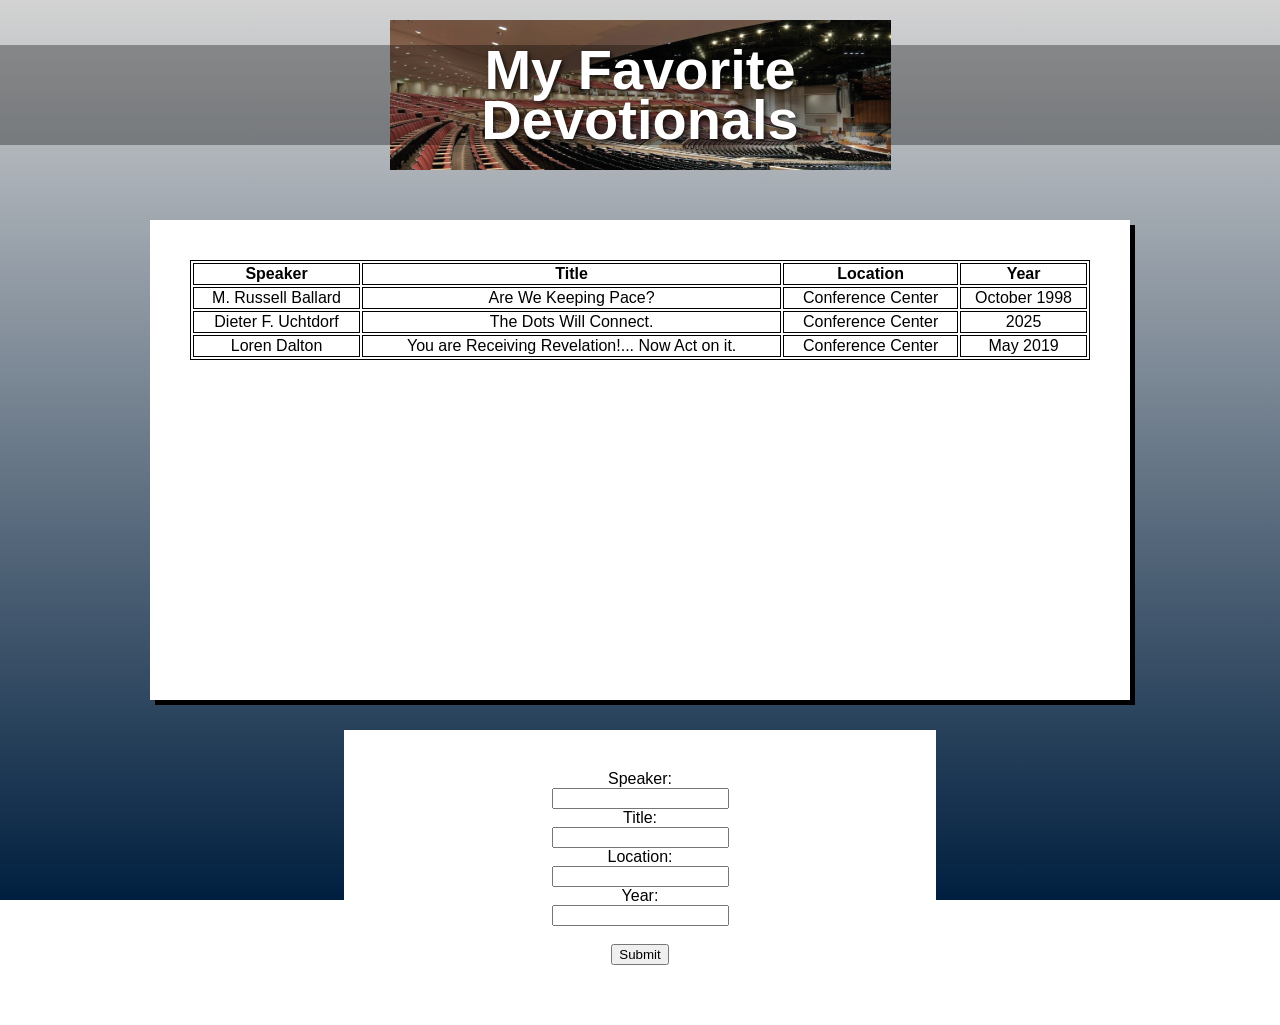
<file: ice/prophet_cards/favorite_devo/favdevo.html>
<!DOCTYPE html>
<html lang="en">
<head>
  <meta charset="UTF-8" />
  <meta name="viewport" content="width=device-width, initial-scale=1.0"/>
  <title>My Favorite Devotionals</title>
  <link rel="stylesheet" href="styles/styles.css" />
</head>
<body>
  <div class="container">
    <header class="header">
      <div class="header-image">
        <h1>My Favorite<br>Devotionals</h1>
      </div>
    </header>
    <main>
      <div class="content-box">
        <table style="width:100%">
          <tr>
            <th>Speaker</th>
            <th>Title</th>
            <th>Location</th>
            <th>Year</th>
          </tr>
          <tr>
            <td>M. Russell Ballard</td>
            <td>Are We Keeping Pace?</td>
            <td>Conference Center</td>
            <td>October 1998</td>
          </tr>
          <tr>
            <td>Dieter F. Uchtdorf</td>
            <td>The Dots Will Connect.</td>
            <td>Conference Center</td>
            <td>2025</td>
          </tr>
          <tr>
            <td>Loren Dalton</td>
            <td>You are Receiving Revelation!... Now Act on it.</td>
            <td>Conference Center</td>
            <td>May 2019</td>
          </tr>
        </table>
      </div>
      <div class="getinfo">
        <form action="/action_page.php">
          <label for="speaker">Speaker:</label><br>
          <input type="text" id="speaker" name="speaker" value=""><br>
          <label for="title">Title:</label><br>
          <input type="text" id="title" name="title" value=""><br>
          <label for="location">Location:</label><br>
          <input type="text" id="location" name="location" value=""><br>
          <label for="year">Year:</label><br>
          <input type="text" id="year" name="year" value=""><br><br>
          <input type="submit" value="Submit">
        </form>
      </div>
    </main>
  </div>
</body>
</html>
</file>
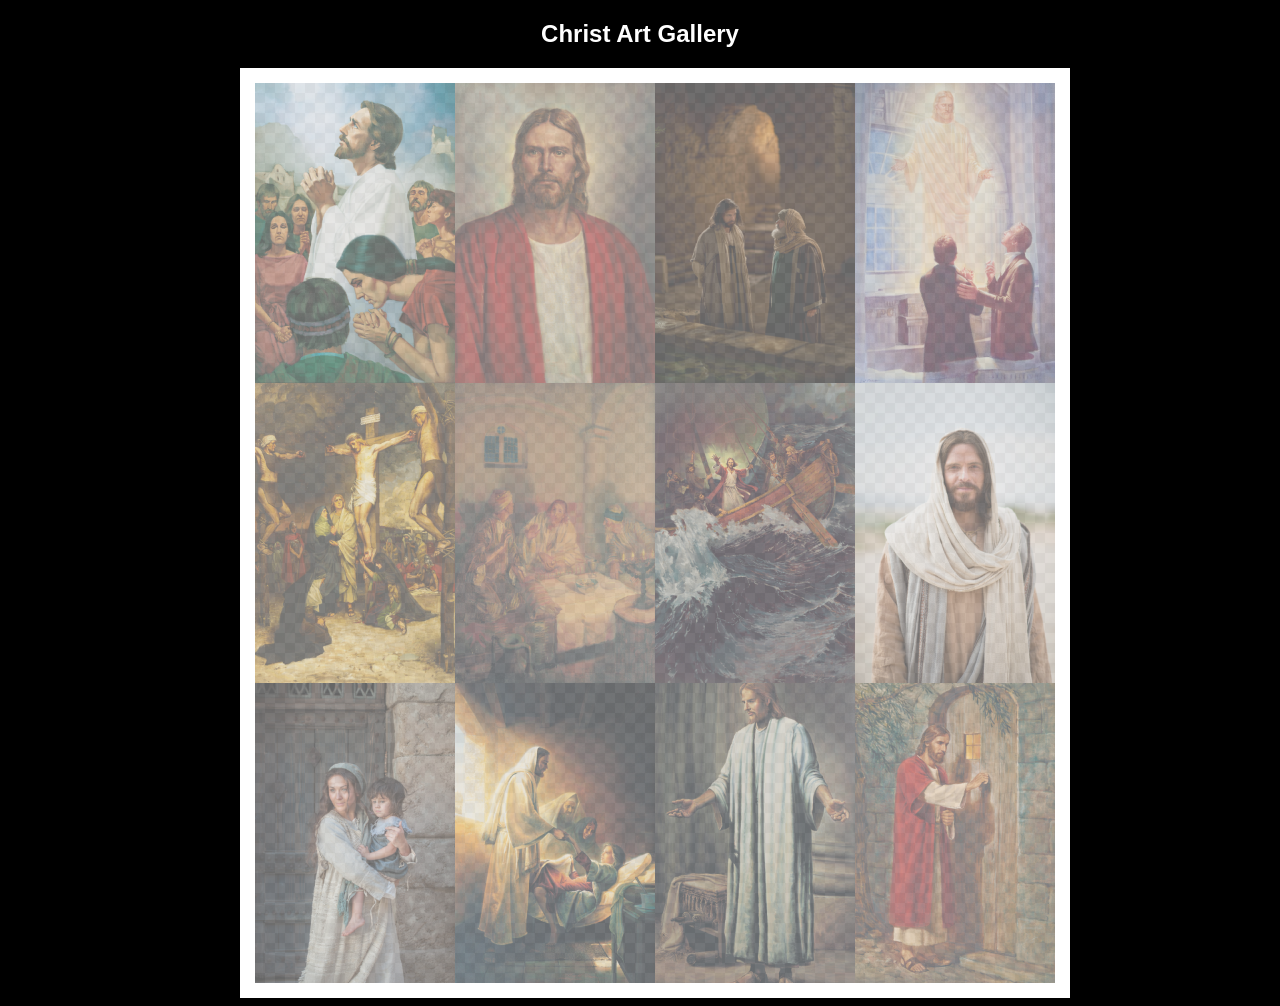
<file: ice/prophet_cards/gallery/gallery.html>
<!DOCTYPE html>
<html lang="en">
<head>
    <meta charset="UTF-8">
    <meta name="viewport" content="width=device-width, initial-scale=1.0">
    <title>Images of Christ</title>
    <style>
        body {
            background: black;
        }
        #wrapper{
            width: 800px;
            margin: 0 auto;
        }
        nav {
            color: white;
            text-align: center;
            font-family: Haettenschweiler, 'Arial Narrow Bold', sans-serif;
        }
        #gallery{
            display: grid;
            grid-template-columns: 200px 200px 200px 200px;
            border: 15px solid rgb(255, 255, 255);
            width: 100%;
            background-color: #ddd;
            background-image:
                linear-gradient(45deg, #ccc 26%, transparent 26%), 
                linear-gradient(135deg, #ccc 26%, transparent 26%),
                linear-gradient(45deg, transparent 75%, #ccc 75%),
                linear-gradient(135deg, transparent 75%, #ccc 75%);
            background-size: 20px 20px; /* Must be a square */
            background-position: 0 0, 10px 0, 10px -10px, 0px 10px; 
            
        }
        #gallery a {
            cursor: url('images/christus.png'), pointer;
        }
        #gallery img {
            width: 200px;
            height: 300px;
            opacity:50%;
            display:block;
        }
        #gallery img:hover{
            opacity: 100%;
        }
    </style>
</head>
<body>
    <div id="wrapper">
        <nav>
            <h1>Christ Art Gallery</h1>
        </nav>
        <main>
            <div id="gallery">
                <a href="images/small/img1.png"><img src="images/small/img1.png" alt="huge file size" ></a>
                <a href="images/small/img1.png"><img src="images/small/img2.png" alt="huge file size" ></a>
                <a href="images/small/img1.png"><img src="images/small/img3.png" alt="huge file size" ></a>
                <a href="images/small/img1.png"><img src="images/small/img4.png" alt="huge file size" ></a>
                <a href="images/small/img1.png"><img src="images/small/img5.png" alt="huge file size" ></a>
                <a href="images/small/img1.png"><img src="images/small/img6.png" alt="huge file size" ></a>
                <a href="images/small/img1.png"><img src="images/small/img7.png" alt="huge file size" ></a>
                <a href="images/small/img1.png"><img src="images/small/img8.png" alt="huge file size" ></a>
                <a href="images/small/img1.png"><img src="images/small/img9.png" alt="huge file size" ></a>
                <a href="images/small/img1.png"><img src="images/small/img10.png" alt="huge file size" ></a>
                <a href="images/small/img1.png"><img src="images/small/img11.png" alt="huge file size" ></a>
                <a href="images/small/img1.png"><img src="images/small/img12.png" alt="huge file size" ></a>
            </div>
        </main>
    </div>
</body>
</html>
</file>
<file: Jacobson/style/style.css>
body{
    margin: 0;
    background-color: antiquewhite;
}

#rapper{
    max-width: 1600px;
    margin: 0 auto;
}

header{
    width: 100%;
    background-color: #8B0000;
    display: flex;
    align-items: center;
    justify-content: space-around;
    border-bottom: 4px solid #5e0b0b;
    box-sizing: border-box;
}
.logoClass{
    height: auto;
    background-color: black;
    border-radius: 80px;
    width: 125px;
    margin: 15px;
    align-items: left;
    cursor: pointer;

}
.logo{
    width: 100%;
    height: auto;
    display: block;
}
body nav{
    display: flex;
    align-items: center;
    justify-content: center;
}

header h1{
    display: flex;
    margin: 0;
    font-size: 2em;
    text-wrap: inherit;
    margin: 30px;
    text-align: center;
    color: #e5c750;
    text-shadow: 0 4px 10px rgb(20, 20, 110);
    font-family: "Londrina Solid", sans-serif;
    letter-spacing: 1px;
    font-weight: 400;
    font-style: normal;
}

body nav a{
    margin: 0;
    text-decoration: none;
    color: rgb(215, 205, 205);
    text-align: right;
    margin-left: 60px;
    background-color: rgb(29, 29, 157);
    padding: 10px;
    border-radius: 10px;
    cursor: pointer;
    transition: color 0.3s ease;
    font-family: "Londrina Solid", sans-serif;
    letter-spacing: 2px;
   
}

body nav a:hover{
    color: #ffcb05;
    background-color: rgb(20, 20, 110);
}

.hero-img{
    position: relative;
    overflow: hidden;
    width: 100%;
    border-bottom: 5px solid rgb(20, 20, 110);
}
.hero-img::after {
    content: "";
    position: absolute;
    top: 0;
    left: 0;
    width: 100%;
    height: 100%;
    background-color: rgba(0, 0, 0, 0.4);
    z-index: 1;
}
.hero{
    object-fit: cover;
    width: 100%;
    height: 650px;
    display: block;
}

.hero-text{
    position: absolute;
    top: 40%;
    left: 50%;
    transform: translate(-50%, -50%);
    text-align: center;
    color: white;
    z-index: 2;

}
.hero-text h2{
    font-family: "Roboto", sans-serif;
}
.hero-text h1{
    font-family: "Rock Salt", cursive;
}

#cards{
    margin-top: 150px;
    display: grid;
    grid-template-columns: repeat(3, 1fr);
    gap: 80px;
    padding: 50px 5%;
    max-width: 1200px;
    margin: 40px auto;
}

#cards a{
    text-decoration: none;
    color: inherit;
}

#cards section{
    border: 3px solid #140d0d;
    background-color: rgb(244, 242, 241);
    border-radius: 8px;
    padding: 15px;
    text-align: center;
    display: flex;
    flex-direction: column;
    justify-content: space-between;
    transition: transform 0.3s ease, box-shadow 0.3s ease;
    box-shadow: 0 4px 6px rgba(0, 0, 0, 0.1);
    max-height: 375px;
    min-height: 375px;
}

#cards section:hover {
    transform: translateY(-10px); 
    box-shadow: 0 15px 30px rgba(0, 0, 0, 0.2); 
    cursor: pointer;
}

.image-stack {
    position: relative;
    display: block;
    width: 100%;
    height: 280px;
    margin-bottom: 15px;
}

.card1 .top-card, 
.card1 .bottom-card{
    position: absolute;
    width: 70%; 
    height: auto;
}

.bottom-card {
    top: 20px;
    left: 15%; 
    z-index: 1;
    opacity: 0.9;
    transform: rotate(15deg);
}

.top-card {
    top: 10px;
    left: -10%;
    z-index: 2;
    transform: rotate(-15deg); 
}


#cards img {
    width: 100%;
    height: 200px;       
    object-fit: contain;
    margin-bottom: 10px;
    text-decoration: none;
}

#cards h3 {
    font-size: 1.2rem;
    margin-bottom: 10px;
    font-family: "Rock Salt", cursive;
    text-decoration: none;
}

#cards h2 {
    font-size: 1rem;
    color: #333;
    font-weight: normal;
    font-family: "Roboto", sans-serif;
    text-decoration: none;
}

footer{
    background-color: #8B0000;
    border-top: 8px solid #5e0b0b;
    padding: 40px 20px;
    display: flex;
    justify-content: space-around;
    margin-top: 50px;
    flex-direction: column;
    align-items: center;
    gap: 20px;
}

.logof{
    justify-content: left;
    width: 100%;
    height: auto;
    display: block;
    height: auto;
    background-color: black;
    border-radius: 50%;
    width: 125px;
    margin: 5px;
}
.naving nav a {
    background-color: transparent;
    color: rgb(242, 239, 239);
    font-weight: 500;
    text-transform: uppercase;
    letter-spacing: .5px;
    transition: color 0.3s ease;
    font-size: 0.9rem;
    text-align: center;
    font-family: 'Roboto', sans-serif;
}

.naving nav {
    display: flex;

}

.naving nav a:hover {
    color: #ffcb05;
    background-color: transparent;
}

.naving{
    display: flex;
    justify-content: space-around;
    align-items: center;
    width: 100%;
    max-width: 1200px;
    flex-wrap: wrap;
}

footer p {
    font-size: 0.9rem;
    opacity: 0.8;
    margin-top: 20px;
    border-top: 1px solid rgba(255, 255, 255, 0.2);
    padding-top: 20px;
    padding-left: 30px;
    width: 100%;
    text-align: center;
    font-family: 'Roboto', sans-serif;
}
</file>
<file: newman's_repository/styles/style.css>
@import url('https://fonts.googleapis.com/css2?family=Neuton:ital,wght@0,200;0,300;0,400;0,700;0,800;1,400&family=Notable&family=Rum+Raisin&family=Shadows+Into+Light&display=swap');

/* 
COLORS:
Primary - #EFF1ED
Secondary - #373D20
Accent 1 - #717744
Accent 2 - #BCBD8B
Accent 3 - #766153
*/

/* Universal Formating */
body {
    width: 100%;

    color: #373D20;
    background-color: #DDDAC8;

    font-family: 'Neuton';

    display: flex;
    justify-content: center;

    margin: 0;
    padding: 0;
}

h1, a {
    font-family: 'Notable';
}

h2 {
    font-family: 'Rum Raisin';
}

h3 {
    font-family: 'Shadows Into Light';
}

p {
    margin: 0px;
}

img {
    width: 10%;
}

/* Paralax */
#parallax-wrapper {
/* 1. Create the 3D space */
    height: 100vh;
    overflow-x: hidden;
    overflow-y: auto;
    perspective: 2px; /* Distance from the viewer */
}

#parallax-layer {
    width: 100%;

    position: absolute;
    top: 0;
    right: 0;
    bottom: 0;
    left: 0;
    /* 2. Move the layer back and scale it up to fill the gap */
    /* translateZ(-1px) makes it move at half speed */
    transform: translateZ(-2.5px) scale(2.5);
    z-index: -1;
}

#background-image {
    /* background-image: url('images/BackGround.jpg'); */
    background-size: cover;
    background-position: center;
    height: 100%;
}

#background-image img {
    width: 100%;
}

#content {
    width: 65%;
    /* max-width: 1600px; */
    margin: 0 auto;

    position: relative;

    margin-top: 5vh; /* Push content down to see the effect */
    margin-bottom: 5vh;
}

/* Nav Formating, both header and footer */
header, footer {
    background-color: rgba(188, 189, 139, 0.92);;
    margin: 0px;
    padding: 10px;

    border: 3px solid #717744;
}

header {
    border-top-left-radius: 20px;
    border-top-right-radius: 20px;
}

footer {
    border-bottom-left-radius: 20px;
    border-bottom-right-radius: 20px;
}

header nav, footer nav {
    display: grid;
    grid-template-columns: repeat(5, 1fr);
    column-gap: 10px;
    row-gap: 10px;
}

header nav a, footer nav a {
    display: block;
    width: 80%;
    height: 80%;

    min-width: fit-content;

    background-color: #F0F0F0;
    box-shadow: 5px 5px 5px 0 #373D20;

    border-radius: 20px;

    text-align: center;
    align-content: center;

    align-self: flex-end;

    color: #373D20;
    text-decoration: none;

    font-size: 1.3em;
}

header nav a:hover, footer nav a:hover {
    transform: scale(1.1);
}

.logo_link {
    width: 90%;
    height: 100%;
}

footer nav a {
    align-self: flex-start;
}

.logo {
    width: 150px;
}

#media {
    display: flex;
    justify-content: space-evenly;
    align-content: flex-start;

    grid-column: 1;
}

.social_link {
    display: inline;

    width:auto;

    background-color: transparent;
    box-shadow: none;
}

.social {
    width: 30px;
}

/* Main Formating */
main{
    background-color: rgba(240, 240, 240, 0.7); /* 240, 240, 240 = F0F0F0 and 0.7 makes the background slightly transparent */
    margin: 0px;
    padding-bottom: 30px;
}

/* Hero Formating */
#hero {
    display: grid;

    grid-template-columns: 1fr;
    grid-template-rows: 5fr 4fr;

    text-align: center;
    color:#BCBD8B;
    text-shadow: 2px 2px 5px #373D20;
}

#hero-img {
    width: 100%;
    grid-column: 1;
    grid-row: 1 / 3;
}

#hero-name {
    grid-column: 1;
    grid-row: 1;

    align-self: flex-end;
}

#hero-tag {
    grid-column: 1;
    grid-row: 2;
}

/* Intro Formating */
#intro {
    margin: 15px;
    margin-bottom: 70px;

    display: grid;
    grid-template-columns: repeat(3, 1fr);
    gap: 15px;
}

#intro div {
    display: grid;
    grid-template-columns: 1fr 1fr;

    background-color: rgba(188, 189, 139, 0.8);
    border: 3px solid #717744;
    box-shadow: 5px 5px 5px 0 #373D20;
}

#intro div img, #intro div h3 {
    grid-column: 1;
    grid-row: 1;
}

#intro div img {
    width: 100%;
}

#intro div h3 {
    z-index: 1;

    text-align: center;
    justify-self: center;

    font-size: 1.5em;

    height: fit-content;
    width: fit-content;

    padding-left: 3px;
    padding-right: 3px;
    
    background-color: rgba(221, 218, 200, 0.5);

    border-radius: 10px;
}

#intro div p {
    margin: 7px;
}

/* Goal Formatting */
#goal {
    display: grid;
    grid-template-columns: 8fr 1fr 1fr 3fr 5fr;
    row-gap: 30px;

    margin: 35px;
    margin-bottom: 70px;
}

#goal img {
    width: 100%;

    grid-column: 1 / 5;
    grid-row: 1;

    box-shadow: 5px 5px 5px 0 #373D20;
}

#goal div {
    background-color: rgba(188, 189, 139);
    border: 3px solid #717744;
    box-shadow: 5px 5px 5px 0 #373D20;

    height: 60%;
    width: 90%;

    justify-self: right;
    align-self: center;

    grid-column: 3 / 6;
    grid-row: 1;

    padding: 7px;
}

#goal h2 {
    text-align: center;
}

#goal a {
    
    grid-column: 2 / 4;

    display: block;
    width: 100%;
    height: 100%;

    background-color: #F0F0F0;
    box-shadow: 5px 5px 5px 0 #373D20;

    border-radius: 10px;

    text-align: center;
    align-content: center;

    align-self: center;

    color: #373D20;
    text-decoration: none;

    font-size: 1.3em;
    padding-bottom: 4px;
}

#goal a:hover {
    transform: scale(1.1);
}

/* About Formatting */
#about {
    display: grid;
    grid-template-columns: 5fr 3fr 1fr 1fr 8fr;
    row-gap: 30px;

    margin: 35px;
    margin-bottom: 70px;
}

#about img {
    width: 100%;

    grid-column: 2 / 6;
    grid-row: 1;

    box-shadow: 5px 5px 5px 0 #373D20;
}

#about div {
    background-color: rgba(188, 189, 139);
    border: 3px solid #717744;
    box-shadow: 5px 5px 5px 0 #373D20;

    height: 60%;
    width: 90%;

    justify-self: left;
    align-self: center;

    grid-column: 1 / 4;
    grid-row: 1;

    padding: 7px;
}

#about h2 {
    text-align: center;
}

#about a {
    
    grid-column: 3 / 5;

    display: block;
    width: 110%;
    height: 100%;

    background-color: #F0F0F0;
    box-shadow: 5px 5px 5px 0 #373D20;

    border-radius: 10px;

    text-align: center;
    align-content: center;

    align-self: center;

    color: #373D20;
    text-decoration: none;

    font-size: 1.3em;
    padding-bottom: 4px;
}

#about a:hover {
    transform: scale(1.1);
}

/* Activities Formatting */
#activities {
    display: grid;
    grid-template-columns: repeat(4, 1fr);
    column-gap: 25px;

    margin: 15px;
    margin-bottom: 0;
}

#activities h2 {
    grid-column: 1 / 5;
    text-align: center;
}

#activities div {
    background-color: rgba(188, 189, 139, 0.8);
    border: 3px solid #717744;
    box-shadow: 5px 5px 5px 0 #373D20;
}

#activities img {
    width: 100%;
}

#activities div p {
    margin: 7px;
    margin-top: 0;
}

/* Join Formatting */
#join {
    display: flex;

    padding: 15px;
    padding-top: 50px;
    padding: 50px;
}

#myForm {
    width: 100%;

    display: grid;
    grid-template-columns: 1fr 1fr;
    gap: 7px;

    background-color: rgba(188, 189, 139, 0.7);
    border: 3px solid #717744;
    box-shadow: 5px 5px 5px 0 #373D20;

    padding: 7px;
    margin-left: 10px;
}

#myForm h2 {
    grid-column: 1 / 3;
    grid-row: 1;

    text-align: center;
    margin-top: 5px;
}

#email {
    border: 1px solid #373D20;
}

input[type="checkbox"] {
    accent-color: #373D20;
}
</file>
<file: valentines/styles/styles.css>
@keyframes myAnimation {
  from {background-color: rgb(224, 127, 127); border-radius: 10px;}
  to {background-color: rgb(140, 29, 21); border-radius: 10px;}
}

header {
    text-align: center;
    background-color: #b73535;
    padding: 10px;
    border-radius: 10px;

}
nav li{
    background-color: #b73535;
    display: inline;
    padding: 5px 5%;
    font-size: 20px;
}

h1 {
    background-color: pink;
    text-align: center;
    font-family:'Franklin Gothic Medium', 'Arial Narrow', Arial, sans-serif;
    grid-column: 2;
    animation-name: myAnimation;
    animation-duration: 3s;
    animation-iteration-count: infinite;
    background-color: rgb(97, 17, 12); 
    border-radius: 10px;
    animation-timing-function: ease-in-out;
}

body{
    background-color: pink;
    display: grid;
    grid-template-columns: repeat(3, 1fr);
}
img{
    z-index: -1;
    display: flex;
    justify-content: center;
    border-radius: 10px;
    width: 100%;
    grid-column: span 3;
    border: 10px;

}
div{
  max-width: 1600px;
  grid-template-columns: 1fr 100fr 1fr;
  grid-column: 2;
}
main{
    display: grid;
    grid-template-columns: repeat(3, 1fr);
}
nav li:hover{
    background-color: #8a0f0f;
    color: white;
    border-radius: 10px;
}

.card1{
    background-color: #b73535;
    border-radius: 10px;
    grid-column: 1;
    padding: 5px;
    margin: 5px;
}

.card2{
    background-color: #b73535;
    border-radius: 10px;
    grid-column: 2;
    padding: 5px;
    margin: 5px;
}

.card3{
    background-color: #b73535;
    border-radius: 10px;
    grid-column: 3;
    padding: 5px;
    margin: 5px;
}
.card3 h2{
    text-align: center;
}

.card2 h2{
    text-align: center;
}

.card1 h2{
    text-align: center;
}
</file>
<file: wwr/styles/style.css>
#content {
  max-width: 1600px;
  margin: auto;
}
.nav-link{
    background-color: #254a40;
    padding: 20px;
    margin: 0px 0px 20px 0px ;
}
.logo{
    width: 120px;
    height: 120px;
    padding: 9px;
    padding-top: 5px;
    background-color: #2b2b2b;

}
#logo_link{
    padding-top: 5px;
    justify-self: center;
    align-self: center;
}
#hero {
    display: grid;
    width: 100%;
    grid-template-columns: 1fr 3fr 1fr;
    margin-top: -100px; 

} 
#hero-msg{
    grid-column: 2/3;
    grid-row: 1/2;
    margin-top: 100px;
    text-align: center;
}

#hero-msg h4 {
  text-align: center;
  color: white;
}
#hero-img {
  width: 100%;
  text-align: center;
}
#hero-box {
    text-align: center;
    grid-column: 1/4;
    grid-row: 1/3;
    width: 100%;
    z-index: -1;
}
.button-box {
  text-align: center;
}
main section {
  text-align: center;
}
#background {
  height: 725px;
  background-color: #f4f1ec;
  text-align: center;
  grid-column: 1/11;
  grid-row: 4/9;
}
body {
  background-color: #f4f1ec;
  margin: 0;
  padding: 0;
}
header {
    background-color: #2b2b2b;
    display: grid;
    grid-template-columns: 150px auto;
}
nav a:hover {
  background-color: #2b2b2b;
}
.book,.join {
  background-color: #2b2b2b;
  font-size: 20px;
  border-radius: 5px
}
.book:hover,
.join:hover {
  background-color: #2b2b2b;
  text-align: center;
}
nav{
    display: flex;
    justify-content: space-around;
}
.msg {
    background-color: #6f7364;
    padding: 35px;
    grid-column: 6/10;
    grid-row: 6/7;
    box-shadow: 5px 5px 10px #6f7364;
}
footer {
  background-color: #6f7364;
}
nav a{
  background-color:#254a40;
  color: #f4f1ec;
  text-decoration: none;
  margin: 40px;
  padding: 20px;
  border-radius: 10px;
  text-align: center;
}
nav a:hover {
  background-color: #f4f1ec;
  color: #254a40;
}
.home-title {
  color: #c4b59a;
  font-family: "Ranchers", sans-serif;
  font-weight: 400;
  font-style: normal;
  font-size: 60px;
  margin-top: 10px;
}
h2 {
  text-align: center;
  font-family: "Londrina Sketch", sans-serif;
  font-weight: 400;
  font-style: normal;
  font-size: 40px;
  margin: 0;
}
.book,
.join {
  background-color: #2b2b2b;
  color: #c4b59a;
  margin-top: 30px;
}
.book:hover,
.join:hover {
  background-color: #f4f1ec;
  color: #2b2b2b;
}
.msg h2 {
  background-color: #c4b59a;
  color: #2b2b2b;
}
.msg p {
  background-color: #6f7364;
  color: #2b2b2b;
}
footer {
  background-color: #6f7364;
  color: #2b2b2b;
}
footer a {
  background-color: #6f7364;
  color: #2b2b2b;
  font-size: 1.2em;
}
footer a:hover {
  background-color: #6f7364;
  color: #2b2b2b;
  text-decoration: underline;
}
.icon {
  width: 80px;
}
.book, .join {
  text-align: center;
  color: #fcfbfb;
  text-decoration: none;
}
footer a {
  text-align: center;
  color: #fcfbfb;
  text-decoration: none;
}
#make-memory{
  text-align: center;
  font-size: 15px;
  color: #2b2b2b;
  margin: 40px;
}
.bottom-text {
  text-align: center;
  font-size: 20px;
  color: #2b2b2b;
}
.book, .join {
  padding: 10px 25px;
  text-align: center;
}
.icon {
  padding-top: 10px;
}
.msg {
  padding: 35px;
  grid-column: 6/10;
  grid-row: 6/7;
}
.msg p {
  padding-bottom: 15px;
}
footer {
    padding: 25px 50px;
    margin-top: 200px;
    background-color: #6f7364;
    padding: 25px 50px;
    margin-top: 200px; 
    display: flex;
    justify-content: space-around;
    align-items: center;
}
.card-img {
    border: 10px solid #d9c2a3;
    transition: transform .5s;
    box-shadow: 5px 5px 10px #6f7364;
}
.card-img:hover {
    opacity: .6;
    transform: scale(1.1);
}

footer .social img {
  padding-top: 15px;
}
.rivers-card {
  margin: 200px 0;
  grid-column: 2/4;
  grid-row: 2/3;
}
.camping-card {
  margin: 200px 0;
  grid-column: 5/7;
  grid-row: 2/3
}
.rapids-card {
  margin: 200px 0;
  grid-column: 8/10;
  grid-row: 2/3;
}
.card-img, .mountains {
    width: 100%;
    border: 10px solid black;
    grid-column: 2/7;
    grid-row: 6/7
}
.mountains {
    width: 100%;
    grid-column: 2/7;
    grid-row: 5/8;
    box-shadow: 5px 5px 10px #6f7364;
}
main section img {
    box-sizing: border-box;
}
.home-grid{
  display: grid;
  /* Defining an 11-column grid to accommodate your max line (11) */
  grid-template-columns: repeat(10, 1fr); 
  grid-template-rows: repeat(9, auto);
  gap: 10px; /* Optional spacing between cards */
}

@media screen and (max-width: 900px) {
    #hero, .home-grid {
        display: block;
        height: auto;
    }
    nav, footer {
        flex-direction: column;
    }
    nav a {
        display: block;
        padding: 15px;
    }
    #hero {
        margin-top: 0;
    }
    #hero-msg {
        margin-top: 0;
    }
    #hero-msg h4 {
        display: none;
    }
    #hero-msg h1 {
        color: #6f7364;
    }
    .home-title {
        font-size: 25px;
    }
    .rivers-card, .camping-card, .rapids-card { 
        margin: 50px auto;
        width: 60%;
    }
    #background {
        display: none;
    }
    .mountains, .msg {
        width: 80%;
        display: block;
        margin: 0 auto;
    }
    footer {
        margin-top: 25px;
    }
}
/* make sure all img are at 100% width */
</file>
<file: Jacobson/Page1/stylecard/style.css>
body{
    max-width: 1600px;
    margin: 0;
    background-color: antiquewhite;
}

header{
    width: 100%;
    background-color: #8B0000;
    display: flex;
    align-items: center;
    justify-content: space-around;
    border-bottom: 4px solid #5e0b0b;
    box-sizing: border-box;
}
.logo-class{
    height: auto;
    background-color: black;
    border-radius: 80px;
    width: 125px;
    margin: 15px;
    align-items: left;
    cursor: pointer;

}
.logo{
    width: 100%;
    height: auto;
    display: block;
}
body nav{
    display: flex;
    align-items: center;
    justify-content: center;
}

header h1{
    display: flex;
    margin: 0;
    font-size: 2em;
    text-wrap: inherit;
    margin: 40px;
    text-align: center;
    color: #e5c750;
    text-shadow: 0 4px 10px rgb(20, 20, 110);
    font-family: "Londrina Solid", sans-serif;
    letter-spacing: 1px;
    font-weight: 400;
    font-style: normal;
}

body nav a{
    margin: 0;
    text-decoration: none;
    color: rgb(215, 205, 205);
    text-align: right;
    margin-left: 60px;
    background-color: rgb(29, 29, 157);
    padding: 10px;
    border-radius: 10px;
    cursor: pointer;
    transition: color 0.3s ease;
    font-family: "Londrina Solid", sans-serif;
    letter-spacing: 2px;
   
}

body nav a:hover{
    color: #ffcb05;
    background-color: rgb(20, 20, 110);
}

#cards{
    max-width: 1000px;
    margin: 40px auto;
    display: flex;
    flex-direction: column;
    gap: 60px;
    padding: 0 20px;
}

.info-section {
    background: white;
    border: 4px solid rgb(29, 29, 157);
    padding: 30px;
    border-radius: 15px;
    box-shadow: 0 10px 15px rgba(0,0,0,0.2);
}

.info-section h3 {
    font-family: "Londrina Solid", sans-serif;
    font-size: 2rem;
    color: #8B0000;
    margin-top: 0;
    border-bottom: 2px solid #ffcb05;
    display: inline-block;
    margin-bottom: 20px;
}
.content-grid {
    display: grid;
    grid-template-columns: 300px 1fr;
    gap: 30px;
    align-items: start;
}

.image-col {
    display: flex;
    flex-direction: column;
    gap: 15px;
}

.card-img {
    width: 100%;
    height: auto;
    border-radius: 10px;
    box-shadow: 0 2px 8px rgba(0,0,0,0.2);
}
.info-section p {
    font-family: "Roboto", sans-serif;
    line-height: 1.6;
    color: #333;
    margin: 0;
}

footer{
    background-color: #8B0000;
    border-top: 8px solid #5e0b0b;
    padding: 40px 20px;
    display: flex;
    justify-content: space-around;
    margin-top: 50px;
    flex-direction: column;
    align-items: center;
    gap: 20px;
}

.logof{
    justify-content: left;
    width: 100%;
    height: auto;
    display: block;
    height: auto;
    background-color: black;
    border-radius: 50%;
    width: 125px;
    margin: 5px;
}
.naving nav a {
    background-color: transparent;
    color: rgb(242, 239, 239);
    font-weight: 500;
    text-transform: uppercase;
    letter-spacing: .5px;
    transition: color 0.3s ease;
    font-size: 0.9rem;
    text-align: center;
    font-family: 'Roboto', sans-serif;
}

.naving nav {
    display: flex;

}

.naving nav a:hover {
    color: #ffcb05;
    background-color: transparent;
}

.naving{
    display: flex;
    justify-content: space-around;
    align-items: center;
    width: 100%;
    max-width: 1200px;
    flex-wrap: wrap;
}

footer p {
    font-size: 0.9rem;
    opacity: 0.8;
    margin-top: 20px;
    border-top: 1px solid rgba(255, 255, 255, 0.2);
    padding-top: 20px;
    padding-left: 30px;
    width: 100%;
    text-align: center;
    font-family: 'Roboto', sans-serif;
}

@media (max-width: 768px) {
    .content-grid {
        grid-template-columns: 1fr;
    }
    
    .image-col {
        max-width: 300px;
        margin: 0 auto;
    }
}
</file>
<file: Jacobson/Page2/style2/style.css>
body{
    max-width: 1600px;
    margin: 0;
    background-color: antiquewhite;
}

header{
    width: 100%;
    background-color: #8B0000;
    display: flex;
    align-items: center;
    justify-content: space-around;
    border-bottom: 4px solid #5e0b0b;
    box-sizing: border-box;
}
.logo-class{
    height: auto;
    background-color: black;
    border-radius: 80px;
    width: 125px;
    margin: 15px;
    align-items: left;
    cursor: pointer;

}
.logo{
    width: 100%;
    height: auto;
    display: block;
}
body nav{
    display: flex;
    align-items: center;
    justify-content: center;
}

header h1{
    display: flex;
    margin: 0;
    font-size: 2em;
    text-wrap: inherit;
    margin: 40px;
    text-align: center;
    color: #e5c750;
    text-shadow: 0 4px 10px rgb(20, 20, 110);
    font-family: "Londrina Solid", sans-serif;
    letter-spacing: 1px;
    font-weight: 400;
    font-style: normal;
}

body nav a{
    margin: 0;
    text-decoration: none;
    color: rgb(215, 205, 205);
    text-align: right;
    margin-left: 60px;
    background-color: rgb(29, 29, 157);
    padding: 10px;
    border-radius: 10px;
    cursor: pointer;
    transition: color 0.3s ease;
    font-family: "Londrina Solid", sans-serif;
    letter-spacing: 2px;
}

body nav a:hover{
    color: #ffcb05;
    background-color: rgb(20, 20, 110);
}

#cards{
    max-width: 1000px;
    margin: 40px auto;
    display: flex;
    flex-direction: column;
    gap: 60px;
    padding: 0 20px;
}

.info-section {
    background: white;
    border: 4px solid rgb(29, 29, 157);
    padding: 30px;
    border-radius: 15px;
    box-shadow: 0 10px 15px rgba(0,0,0,0.2);
}

.info-section h3 {
    font-family: "Londrina Solid", sans-serif;
    font-size: 2rem;
    color: #8B0000;
    margin-top: 0;
    border-bottom: 2px solid #ffcb05;
    display: inline-block;
    margin-bottom: 20px;
}
.content-grid {
    display: grid;
    grid-template-columns: 300px 1fr;
    gap: 30px;
    align-items: start;
}

.image-col {
    display: flex;
    flex-direction: column;
    gap: 15px;
}

.card-img {
    width: 100%;
    height: auto;
    border-radius: 10px;
    box-shadow: 0 2px 8px rgba(0,0,0,0.2);
}

.prize{
    width: 40%; 
    margin-left: 43px; 
    display: block;
}

.prize_title{
    padding-left: 40px;
}
.draw{
    width: 40%;
    margin: 0 auto;
    display: block;
}
.info-section p {
    font-family: "Roboto", sans-serif;
    line-height: 1.6;
    color: #333;
    margin: 0;
}

footer{
    background-color: #8B0000;
    border-top: 8px solid #5e0b0b;
    padding: 40px 20px;
    display: flex;
    justify-content: space-around;
    margin-top: 50px;
    flex-direction: column;
    align-items: center;
    gap: 20px;
}

.logof{
    justify-content: left;
    width: 100%;
    height: auto;
    display: block;
    height: auto;
    background-color: black;
    border-radius: 50%;
    width: 125px;
    margin: 5px;
}
.naving nav a {
    background-color: transparent;
    color: rgb(242, 239, 239);
    font-weight: 500;
    text-transform: uppercase;
    letter-spacing: .5px;
    transition: color 0.3s ease;
    font-size: 0.9rem;
    text-align: center;
    font-family: 'Roboto', sans-serif;
}

.naving nav {
    display: flex;

}

.naving nav a:hover {
    color: #ffcb05;
    background-color: transparent;
}

.naving{
    display: flex;
    justify-content: space-around;
    align-items: center;
    width: 100%;
    max-width: 1200px;
    flex-wrap: wrap;
}

footer p {
    font-size: 0.9rem;
    opacity: 0.8;
    margin-top: 20px;
    border-top: 1px solid rgba(255, 255, 255, 0.2);
    padding-top: 20px;
    padding-left: 30px;
    width: 100%;
    text-align: center;
    font-family: 'Roboto', sans-serif;
}
</file>
<file: ice/prophet_cards/favorite_devo/styles/styles.css>
body {
  margin: 0;
  height: 100%;
  font-family: Arial, sans-serif;
  background: linear-gradient(to bottom, #d3d3d3, #001f3f);
  background-repeat: no-repeat; /* Just in case */
  background-attachment: fixed;
}

.container {
  text-align: center;
}

.header {
  padding: 20px 0;
}

.header-image {
  background-image: url('../images/icenter.png'); /* Replace with your image */
  background-repeat: no-repeat;
  background-position: center;
  height: 150px;
  display: flex;
  flex-direction: column;
  justify-content: center;
  color: white;

}

.header-image h1 {
  margin: 0;
  line-height: 0.9;
    font-size: 3.5em;
  font-weight: bold;
  text-shadow: 2px 2px 4px rgba(0, 0, 0, 0.7);
  background: #00000055;
}

.content-box {
  background-color: white;
  margin: 30px auto;
  width: 90%;
  max-width: 900px;
  padding: 40px;
  box-shadow: 5px 5px 0px black;
  min-height: 400px;
  
}

table, th, td {
  border: 1px solid;
  text-align:center;
}

.getinfo{
  background-color: white;
  margin: 20px auto;
  width: 40%;
  padding: 40px;
  text-align: center;

}
</file>
